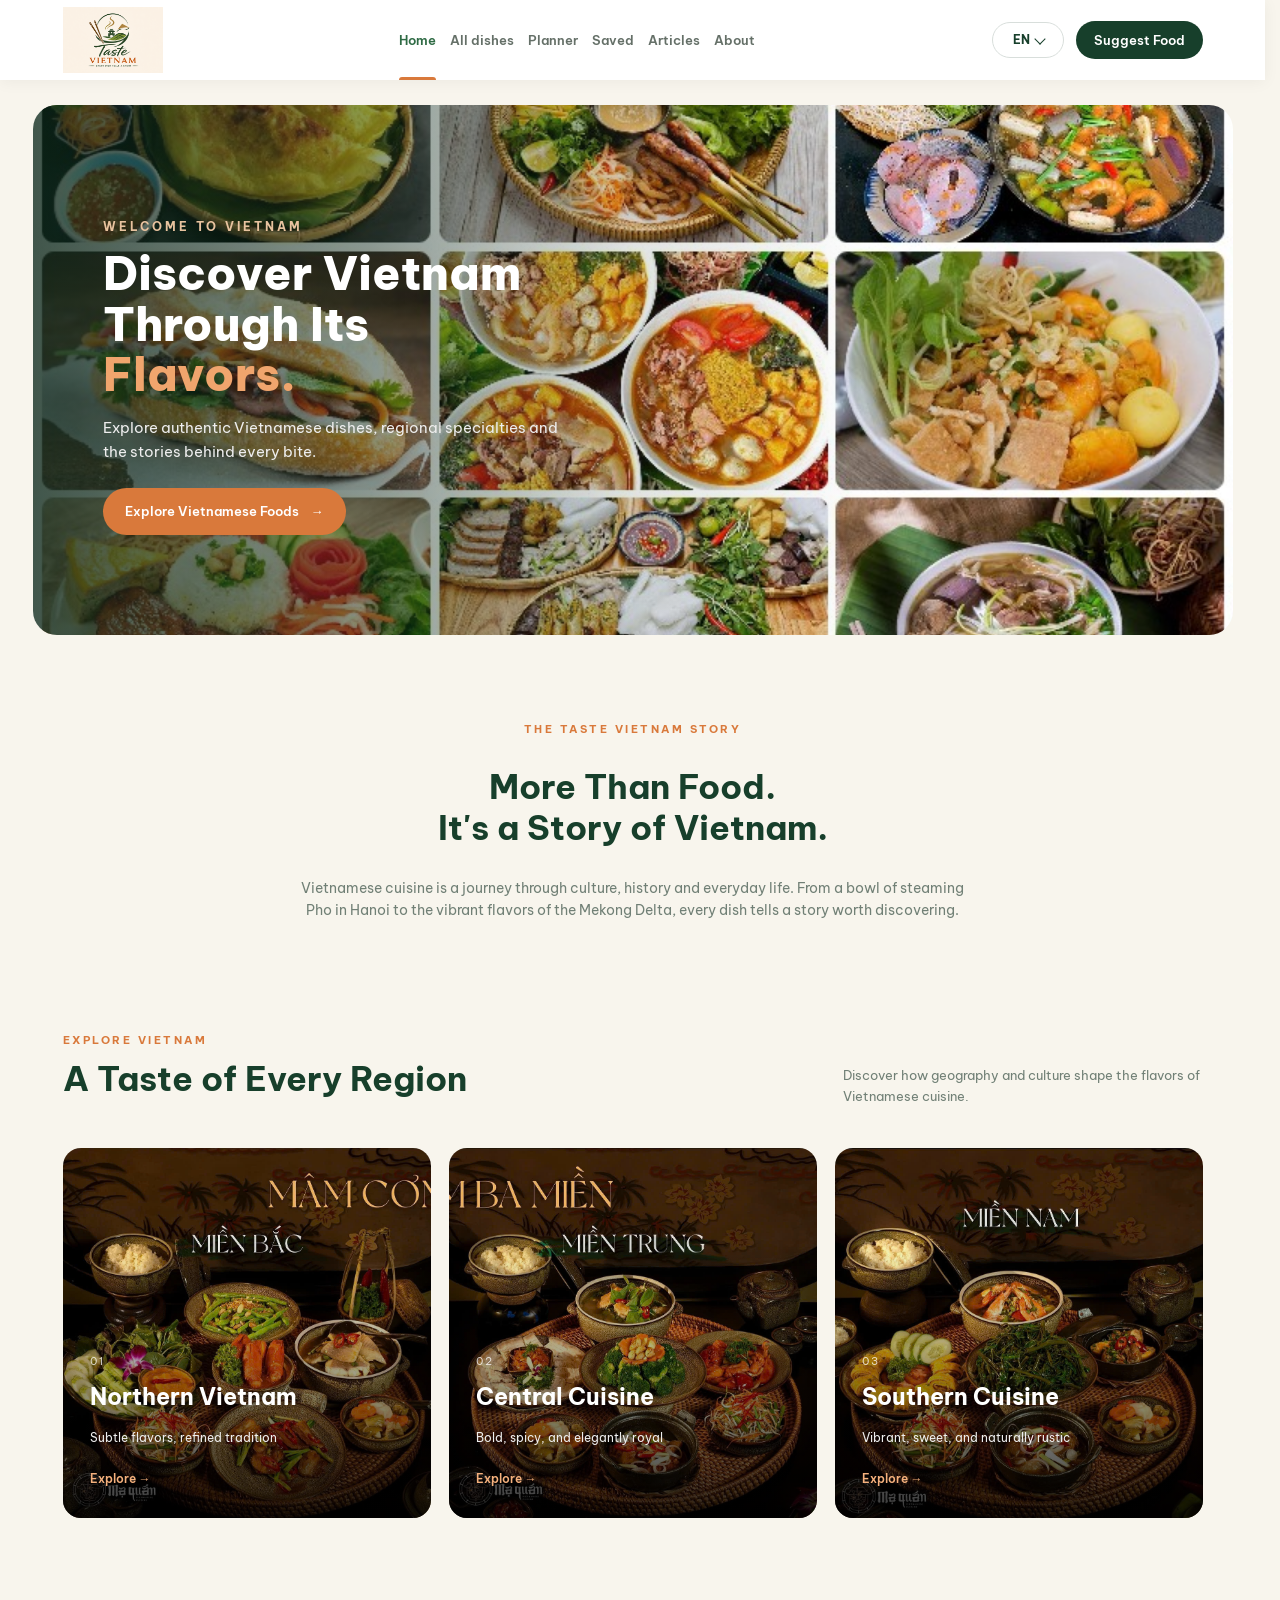
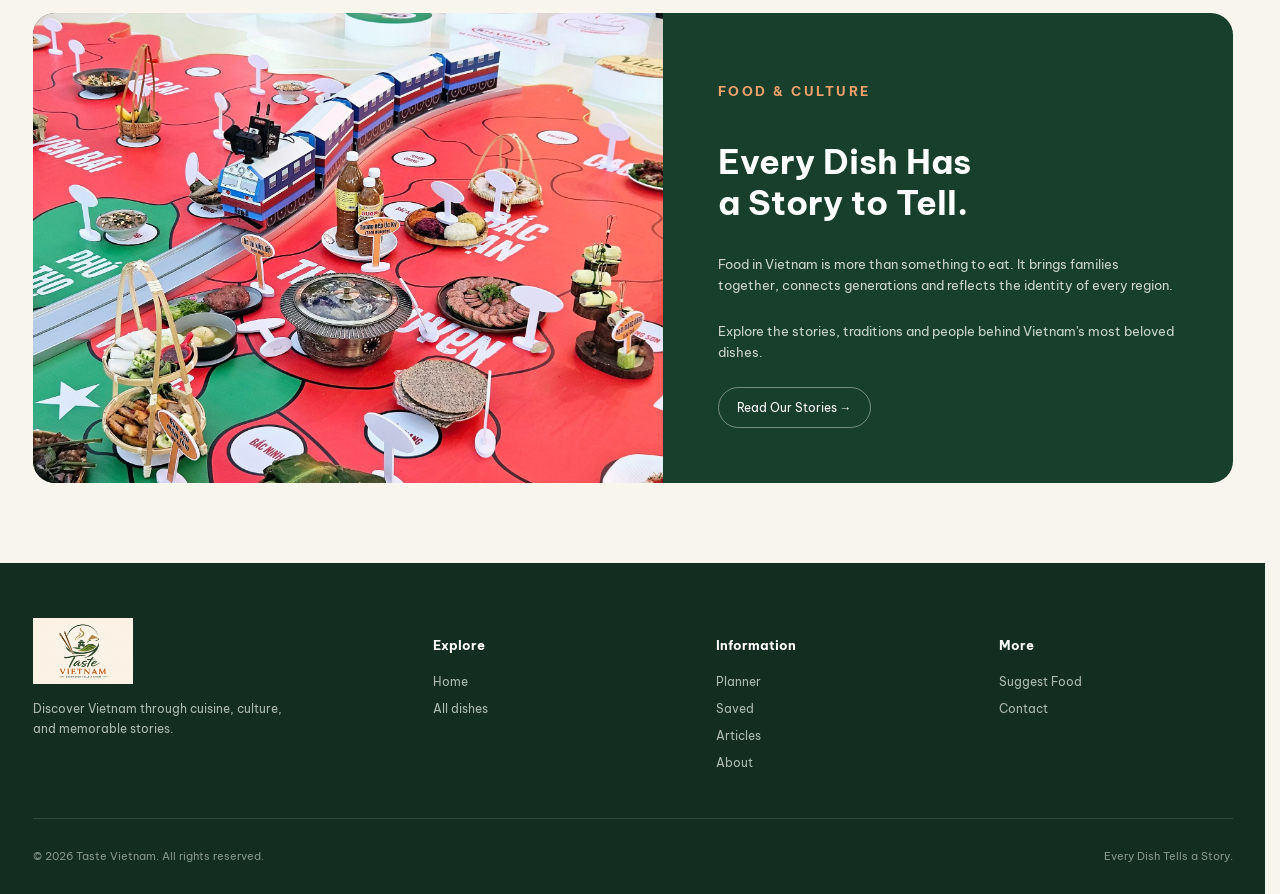
<file: index.html>
<!DOCTYPE html>
<html lang="en">
<head>
  <meta charset="UTF-8" />
  <meta name="viewport" content="width=device-width, initial-scale=1.0" />
  <title>Taste Vietnam | Discover Vietnam Through Food</title>
  <link rel="icon" type="image/png" href="assets/images/logo1.png" />
  <link rel="stylesheet" href="css/styles.css" />
</head>
<body>
  <div id="site-header"></div>
  <main>
    <section class="hero">
      <div class="hero-overlay"></div>
      <div class="hero-content">
        <p class="hero-small" data-trans="home.heroSmall"></p>
        <h1 data-trans="home.heroTitleHtml" data-trans-html="true"></h1>
        <p class="hero-description" data-trans="home.heroDesc"></p>
        <a href="#regions" class="primary-btn">
          <span data-trans="home.heroCta"></span> <span>→</span>
        </a>
      </div>
    </section>

    <section class="intro section">
      <p class="section-label" data-trans="home.introLabel"></p>
      <h2 data-trans="home.introTitleHtml" data-trans-html="true"></h2>
      <p class="intro-text" data-trans="home.introText"></p>
    </section>

    <section class="regions section" id="regions">
      <div class="section-heading">
        <div>
          <p class="section-label" data-trans="home.regionsLabel"></p>
          <h2 data-trans="home.regionsTitle"></h2>
        </div>
        <p class="heading-description" data-trans="home.regionsDesc"></p>
      </div>
      <div class="region-grid" id="region-grid"></div>
    </section>

    <section class="culture section">
      <div class="culture-image"></div>
      <div class="culture-content">
        <p class="section-label" data-trans="home.cultureLabel"></p>
        <h2 data-trans="home.cultureTitleHtml" data-trans-html="true"></h2>
        <p data-trans="home.cultureP1"></p>
        <p data-trans="home.cultureP2"></p>
        <a href="articles.html" class="secondary-btn" data-trans="home.cultureCta"></a>
      </div>
    </section>
  </main>
  <div id="site-footer"></div>
  <script src="js/storage.js"></script>
  <script src="js/data.js"></script>
  <script src="js/app.js"></script>
  <script src="js/home.js"></script>
</body>
</html>
</file>
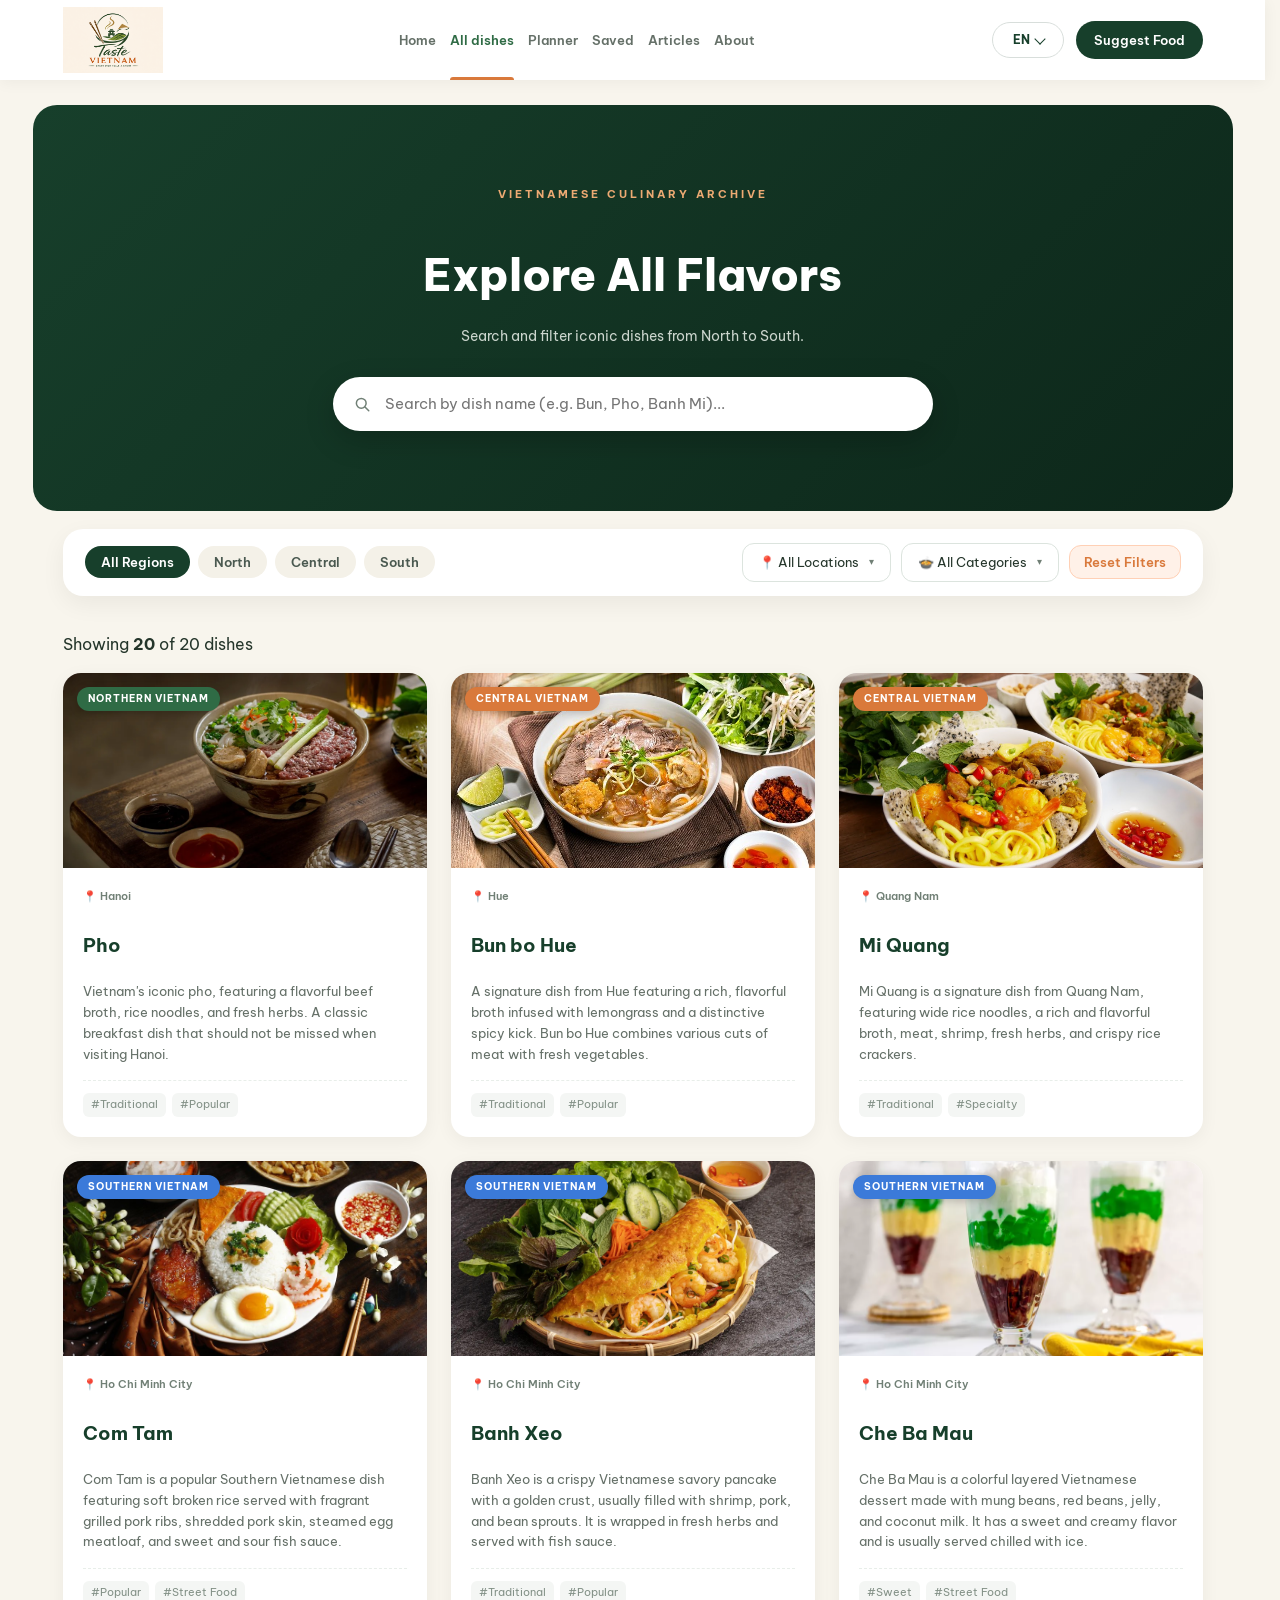
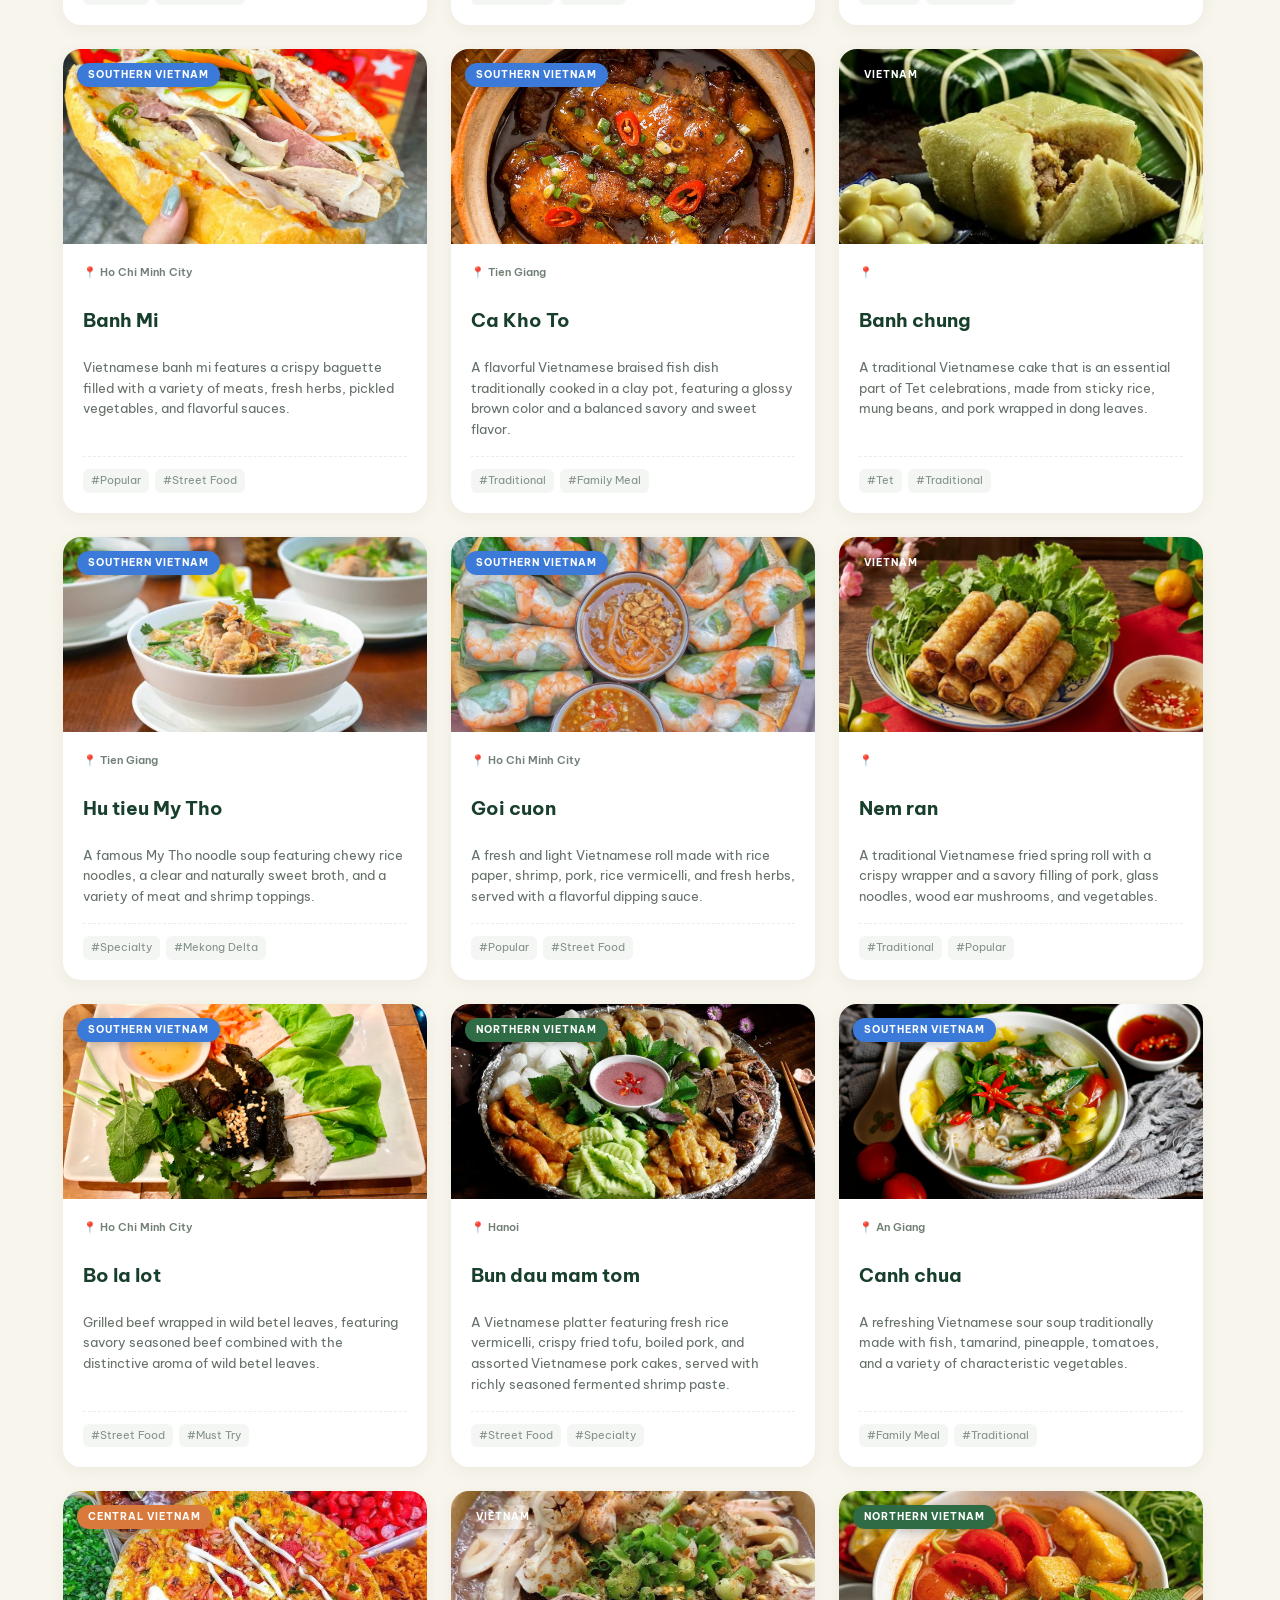
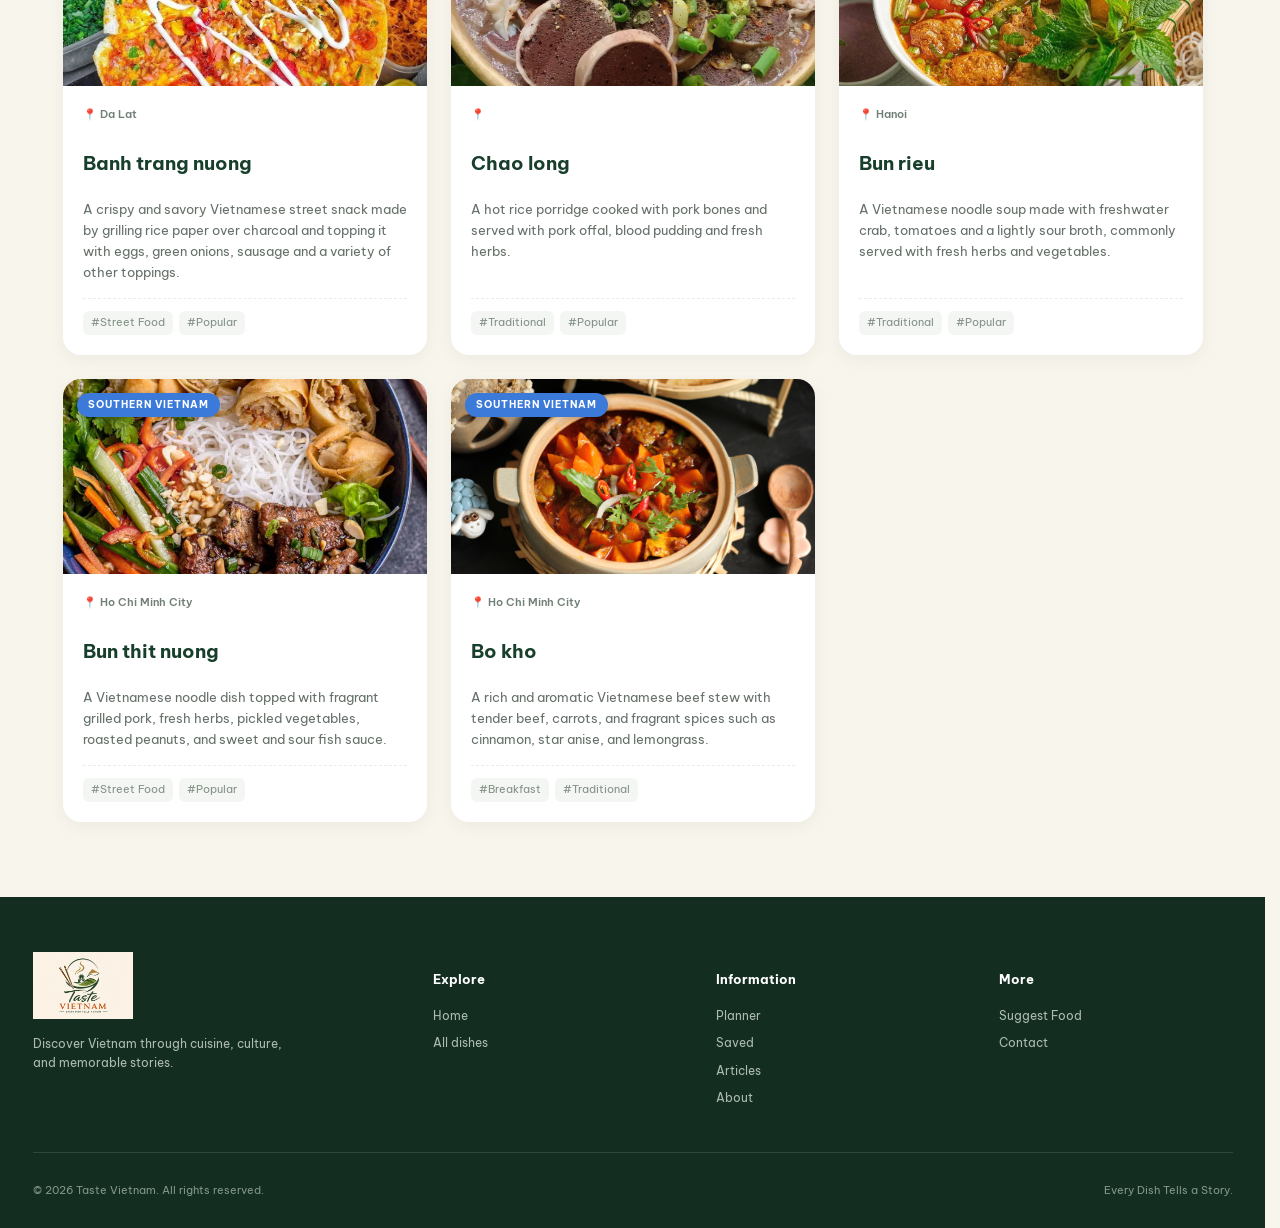
<file: explore-global.html>
<!DOCTYPE html>
<html lang="en">
<head>
  <meta charset="UTF-8" />
  <meta name="viewport" content="width=device-width, initial-scale=1.0" />
  <title>Explore All Dishes | Taste Vietnam</title>
  <link rel="icon" type="image/png" href="assets/images/logo1.png" />
  <link rel="stylesheet" href="css/styles.css" />
</head>
<body>
  <div id="site-header"></div>
  <main>
    <section class="explore-hero">
      <div class="explore-hero-content">
        <p class="hero-tagline" data-trans="exploreGlobal.tagline"></p>
        <h1 data-trans="exploreGlobal.title"></h1>
        <p class="hero-desc" data-trans="exploreGlobal.desc"></p>
        <div class="search-box-wrapper">
          <span class="search-icon" aria-hidden="true">
            <svg viewBox="0 0 24 24" fill="none" stroke="currentColor" stroke-width="2" stroke-linecap="round" stroke-linejoin="round">
              <circle cx="11" cy="11" r="6.5"></circle>
              <path d="M16 16l5 5"></path>
            </svg>
          </span>
          <input type="text" id="searchInput" data-placeholder-trans="exploreGlobal.searchPlaceholder" autocomplete="off">
          <button id="clearSearchBtn" class="clear-search-btn" type="button">✖</button>
        </div>
      </div>
    </section>

    <section class="filter-section">
      <div class="filter-container">
        <div class="region-tabs" id="regionTabs"></div>
        <div class="filter-dropdowns">
          <div class="custom-select" id="citySelect">
            <div class="select-trigger">
              <span class="selected-text"></span>
              <span class="arrow">▾</span>
            </div>
            <div class="select-options"></div>
            <input type="hidden" id="cityFilter" value="all">
          </div>
          <div class="custom-select" id="categorySelect">
            <div class="select-trigger">
              <span class="selected-text"></span>
              <span class="arrow">▾</span>
            </div>
            <div class="select-options"></div>
            <input type="hidden" id="categoryFilter" value="all">
          </div>
          <button id="resetFilterBtn" class="reset-btn" type="button" data-trans="exploreGlobal.reset"></button>
        </div>
      </div>
    </section>

    <section class="explore-results section">
      <div class="results-header">
        <p id="resultCount" class="result-count"></p>
      </div>
      <div class="explore-food-grid" id="foodGrid"></div>
      <div class="empty-state" id="emptyState">
        <span class="empty-icon">🍜</span>
        <h3 data-trans="exploreGlobal.emptyTitle"></h3>
        <p data-trans="exploreGlobal.emptyText"></p>
        <button id="emptyResetBtn" class="primary-btn" type="button" data-trans="exploreGlobal.emptyReset"></button>
      </div>
    </section>
  </main>
  <div id="site-footer"></div>
  <script src="js/storage.js"></script>
  <script src="js/data.js"></script>
  <script src="js/app.js"></script>
  <script src="js/explore-global.js"></script>
</body>
</html>
</file>
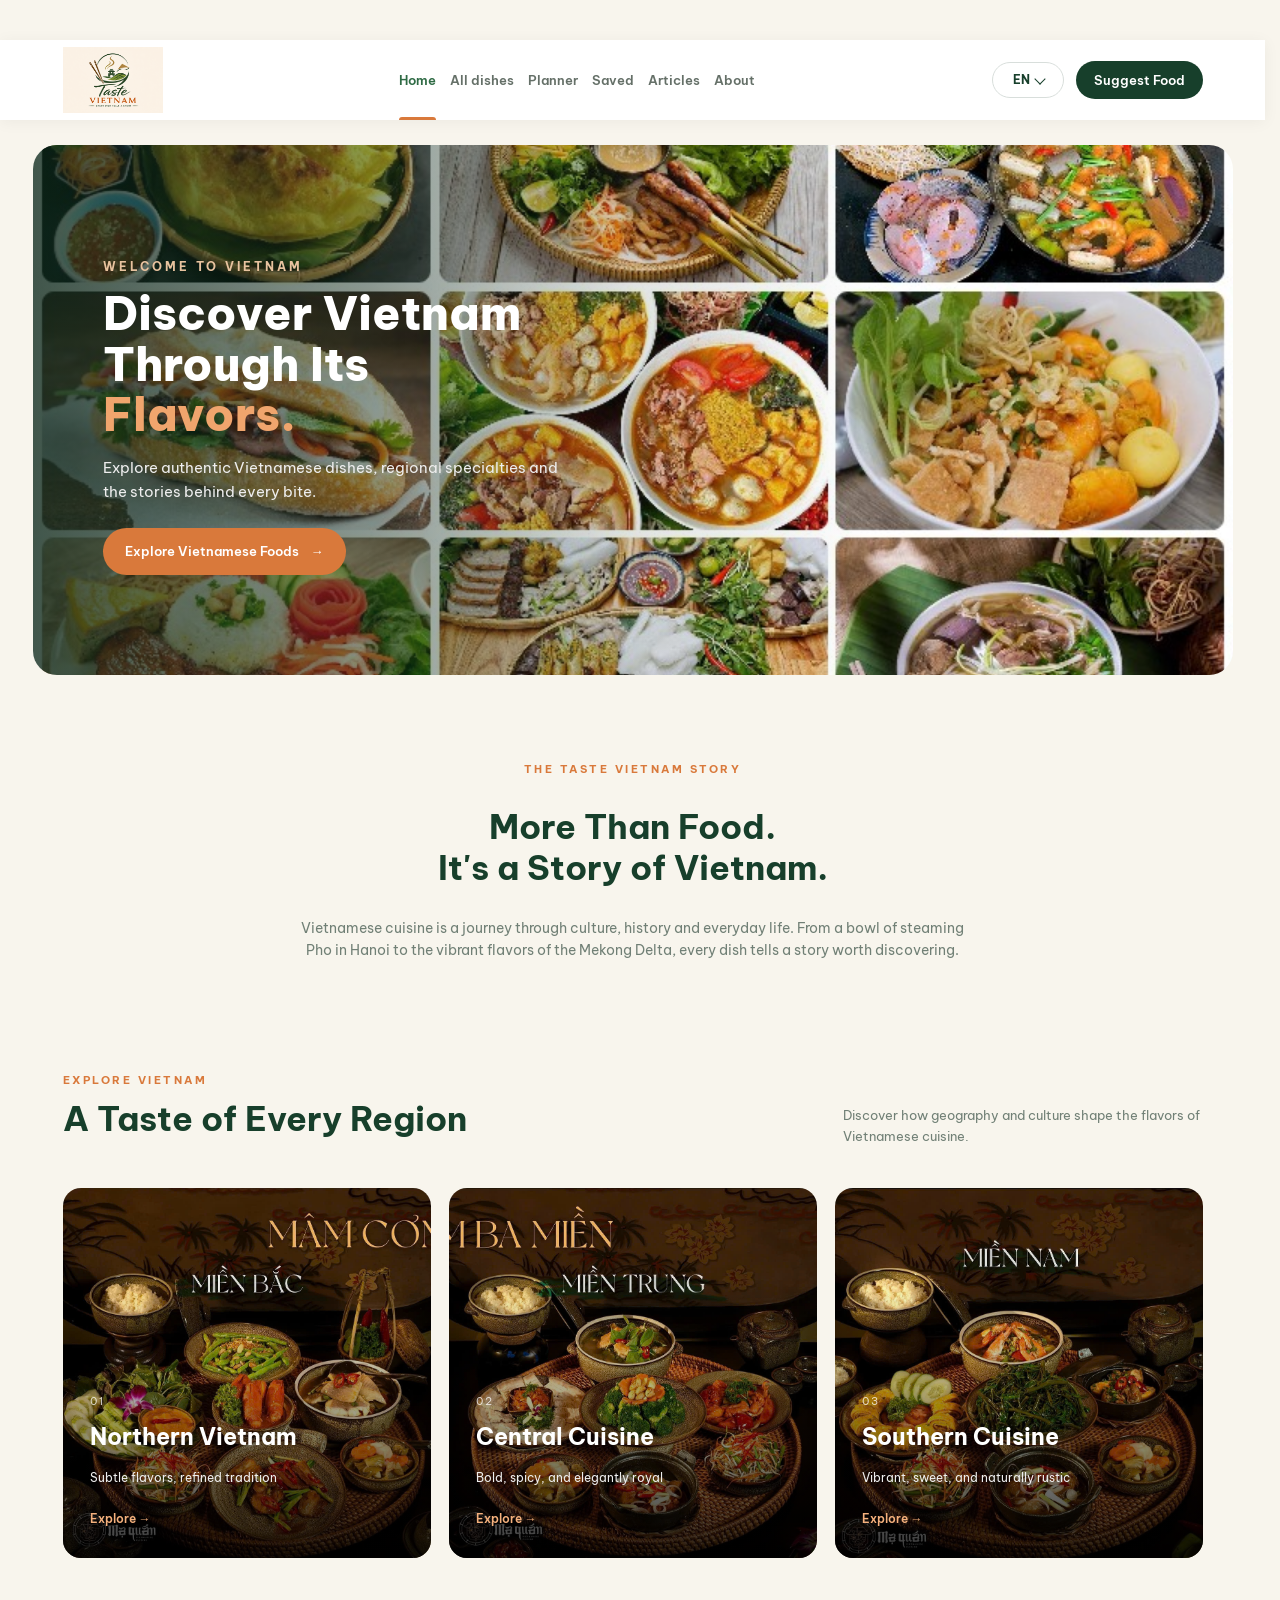
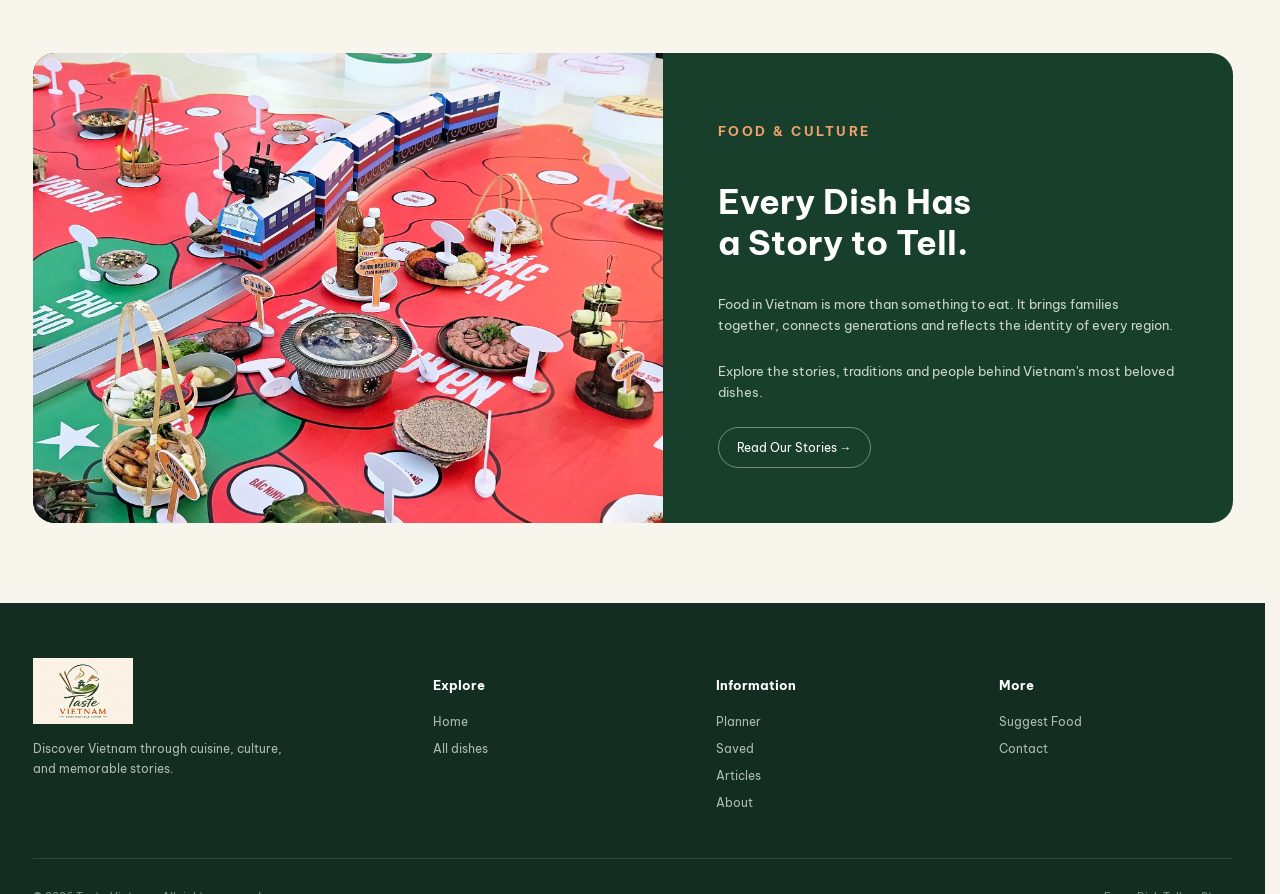
<file: explore.html>
<!DOCTYPE html>
<html lang="en">

<head>
  <meta charset="UTF-8" />
  <meta name="viewport" content="width=device-width, initial-scale=1.0" />
  <title>Explore | Taste Vietnam</title>
  <link rel="icon" type="image/png" href="assets/images/logo1.png" />
  <link rel="stylesheet" href="css/styles.css" />
</head>

<body>
  <div id="site-header"></div>
  <main class="nf-page">
    <section class="nf-hero" id="nfHero"></section>
    <div id="nfRows"></div>
    <div class="empty-state" id="nfEmpty">
      <h3 data-trans="explore.emptyTitle"></h3>
      <p data-trans="explore.emptyText"></p>
    </div>
  </main>
  <div id="site-footer"></div>
  <script src="js/storage.js"></script>
  <script src="js/data.js"></script>
  <script src="js/app.js"></script>
  <script src="js/explore.js"></script>
</body>

</html>
</file>
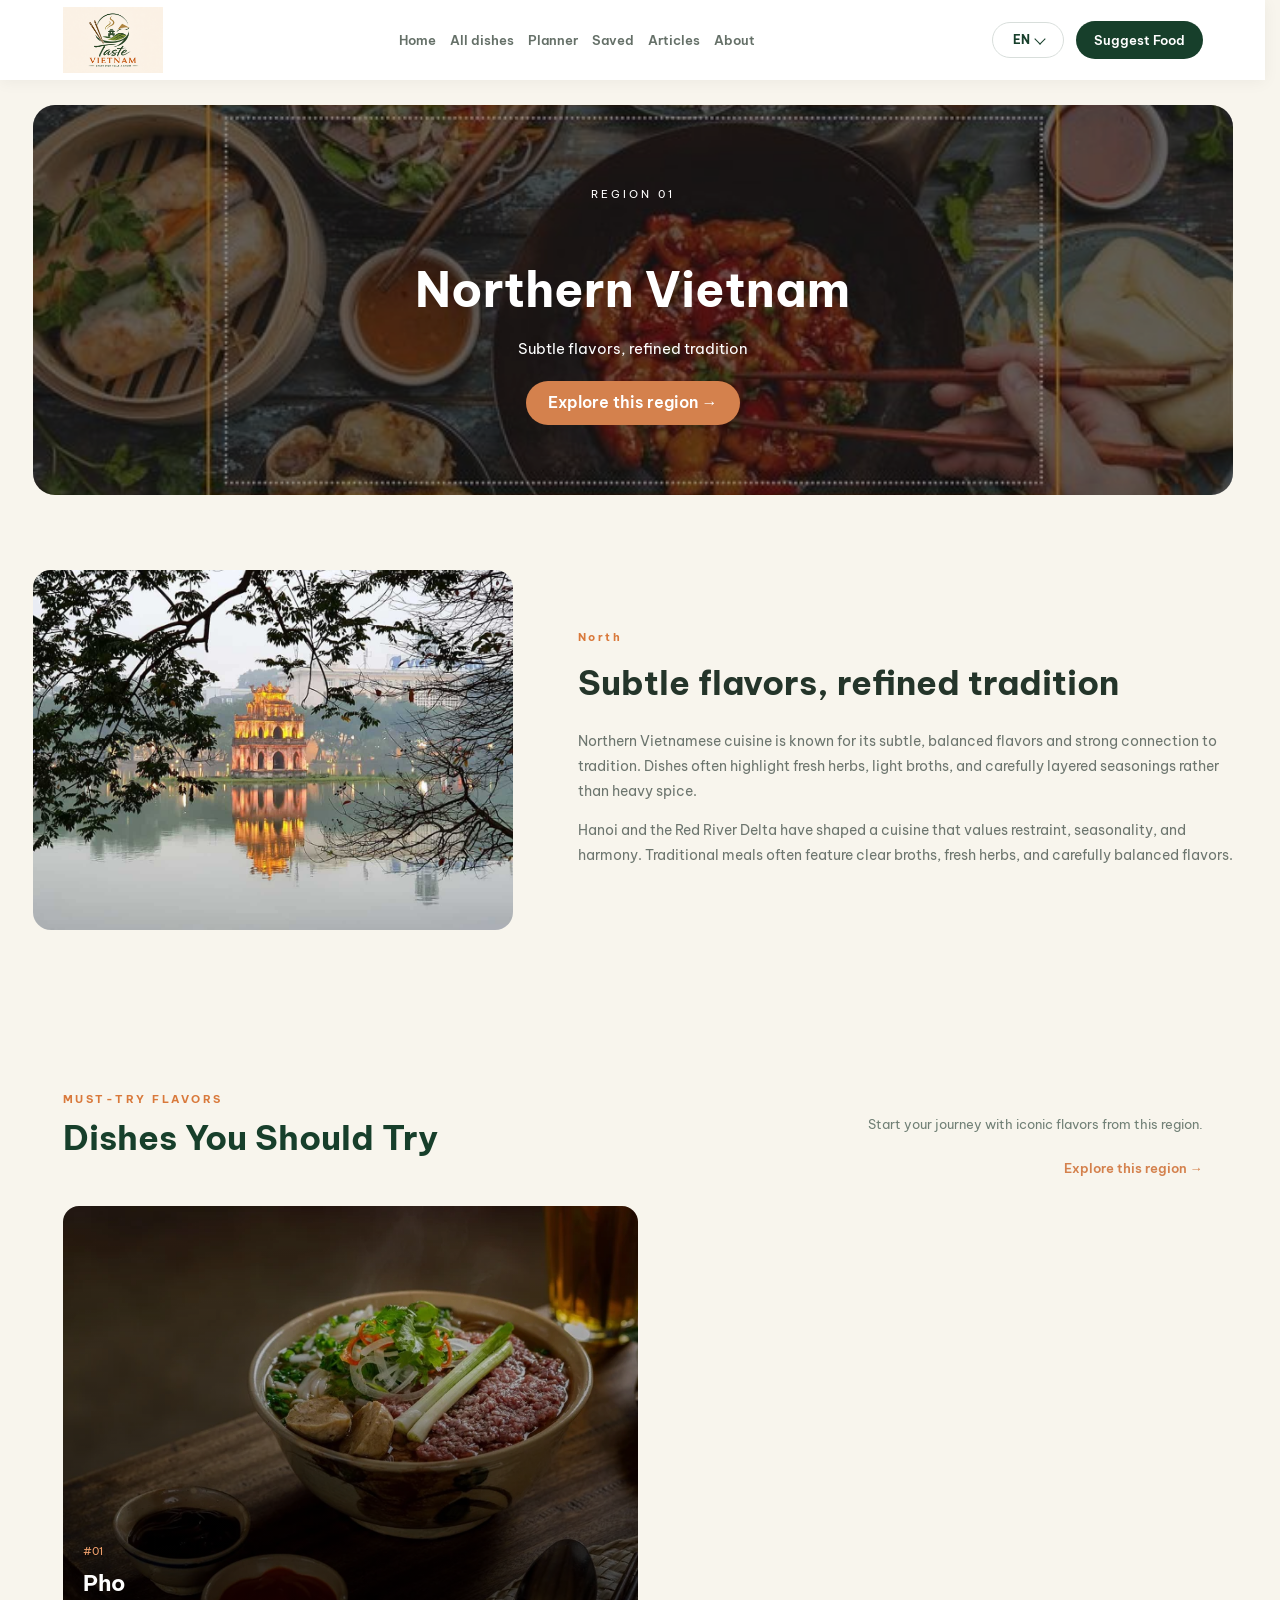
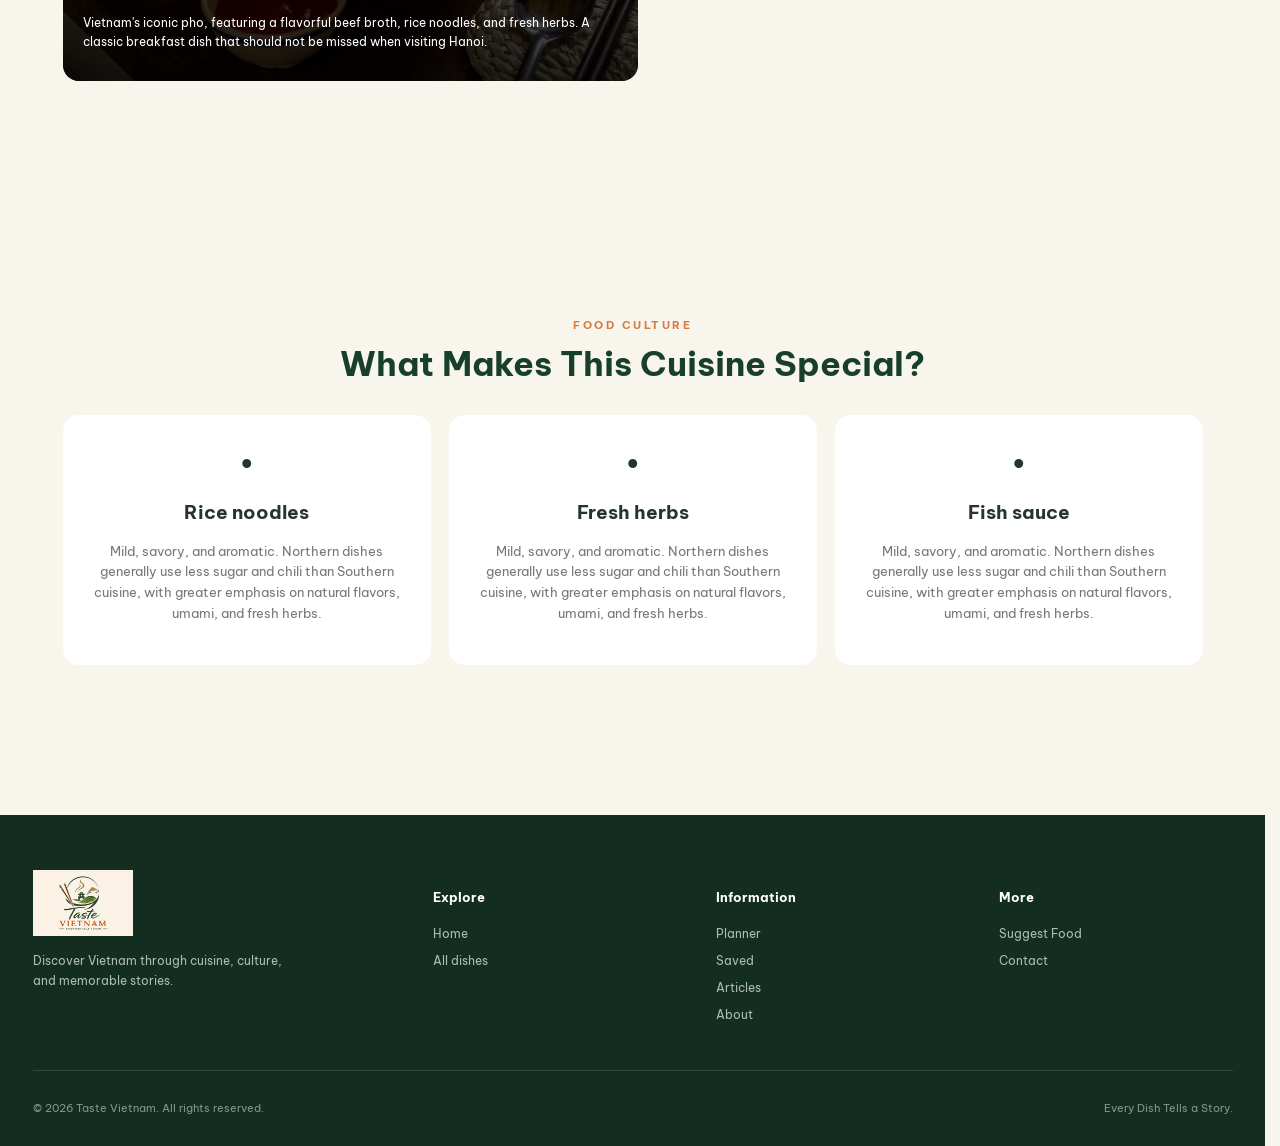
<file: region-detail.html>
<!DOCTYPE html>
<html lang="en">
<head>
  <meta charset="UTF-8" />
  <meta name="viewport" content="width=device-width, initial-scale=1.0" />
  <title>Region | Taste Vietnam</title>
  <link rel="icon" type="image/png" href="assets/images/logo1.png" />
  <link rel="stylesheet" href="css/styles.css" />
</head>
<body>
  <div id="site-header"></div>
  <main id="region-page"></main>
  <div id="site-footer"></div>
  <script src="js/storage.js"></script>
  <script src="js/data.js"></script>
  <script src="js/app.js"></script>
  <script src="js/region-detail.js"></script>
</body>
</html>
</file>
<file: css/styles.css>
@import url("https://fonts.googleapis.com/css2?family=Be+Vietnam+Pro:wght@400;500;600;700;800&display=swap");

/* ==========================================================================
   BASE — html, body, design tokens
   ========================================================================== */
html {
  scroll-behavior: smooth;
  scrollbar-gutter: stable;
  overflow-y: scroll;
}

*,
*::before,
*::after {
  box-sizing: border-box;
}

body {
  margin: 0;
  font-family: "Be Vietnam Pro", sans-serif;
  color: #24352a;
  background: #f8f5ed;
  line-height: 1.6;
}
h1,
h2,
h3 {
  font-family: "Be Vietnam Pro", sans-serif;
}

a {
  text-decoration: none;
  color: inherit;
}

button {
  font-family: inherit;
}

/* ==========================================================================
   BASE — design tokens
   ========================================================================== */

:root {
  --green-dark: #173f2b;
  --green: #2f6b45;
  --green-light: #e5eee4;

  --cream: #f8f5ed;
  --cream-dark: #eee8d9;

  --orange: #d9793b;
  --orange-light: #edaa73;

  --text-dark: #24352a;
  --text-light: #718076;

  --white: #ffffff;

  --radius: 18px;
  --page-max: 1200px;
  --page-pad: 30px;
}

/* ==========================================================================
   SHARED — header (logo, nav tabs, language, suggest food)
   ========================================================================== */

.header {
  background: var(--white);
  position: sticky;
  top: 0;
  z-index: 1000;
  box-shadow: 0 2px 15px rgba(0, 0, 0, 0.05);
}

#site-header {
  position: static;
}

/* Header bar */

.header-top {
  max-width: var(--page-max);
  margin: auto;
  height: 80px;
  display: flex;
  align-items: center;
  gap: 16px;

  padding: 0 var(--page-pad);
  position: relative;
  z-index: 10;
}

/* Logo */

.logo {
  display: flex;
  align-items: center;
  text-decoration: none;
  flex-shrink: 0;
}

.logo img {
  width: 100px;
  height: auto;
  display: block;
}

/* Header buttons */

.header-actions {
  display: flex;
  align-items: center;
  gap: 12px;
  flex-shrink: 0;
  margin-left: auto;
}

.language {
  position: relative;
}

.lang-switch-btn {
  display: inline-flex;
  align-items: center;
  justify-content: center;
  gap: 6px;
  height: 36px;
  min-width: 72px;
  padding: 0 12px 0 14px;
  border: 1px solid #d8dedb;
  border-radius: 999px;
  background: #fff;
  color: var(--green-dark);
  font-weight: 700;
  font-size: 12px;
  letter-spacing: 0.04em;
  cursor: pointer;
  transition: 0.2s;
}

.lang-arrow {
  width: 8px;
  height: 8px;
  border-right: 1.5px solid currentColor;
  border-bottom: 1.5px solid currentColor;
  transform: translateY(-1px) rotate(45deg);
  transition: transform 0.2s;
}

.lang-switch-btn:hover,
.language.is-open .lang-switch-btn {
  background: #f1f6f3;
  border-color: var(--green-dark);
}

.language.is-open .lang-arrow {
  transform: translateY(2px) rotate(225deg);
}

.lang-menu {
  display: none;
  position: absolute;
  top: calc(100% + 8px);
  right: 0;
  min-width: 92px;
  padding: 6px;
  background: var(--white);
  border: 1px solid var(--cream-dark);
  border-radius: 12px;
  box-shadow: 0 10px 24px rgba(23, 63, 43, 0.12);
  z-index: 1100;
}

.language.is-open .lang-menu {
  display: block;
}

.lang-option {
  display: flex;
  align-items: center;
  width: 100%;
  padding: 8px 10px;
  border: 0;
  border-radius: 8px;
  background: transparent;
  color: var(--text-dark);
  font-size: 12px;
  font-weight: 700;
  letter-spacing: 0.04em;
  cursor: pointer;
  text-align: left;
}

.lang-option:hover {
  background: var(--cream);
  color: var(--green-dark);
}

.lang-option.is-active {
  background: var(--green-dark);
  color: #fff;
}

.login-btn {
  background: var(--green-dark);
  color: white;
  padding: 9px 18px;
  border-radius: 30px;
  font-size: 13px;
  font-weight: 600;

  transition: 0.25s;
}

.login-btn:hover {
  background: var(--orange);
}

/* Nav tabs (same row as logo) */

.navbar {
  flex: 1;
  min-width: 0;
  height: 100%;

  display: flex;
  justify-content: center;
  align-items: stretch;
  flex-wrap: nowrap;

  gap: 14px;

  border-top: none;
  position: relative;
  z-index: 1;
  padding: 0;
  overflow-x: auto;
  overflow-y: hidden;
  scrollbar-width: none;
}

.navbar::-webkit-scrollbar {
  display: none;
}

.navbar a {
  font-size: 13px;
  font-weight: 600;
  color: #657068;

  position: relative;
  display: inline-flex;
  align-items: center;
  flex-shrink: 0;
  white-space: nowrap;
  height: 100%;

  transition: color 0.25s ease;
}

.navbar a:hover,
.navbar a.active {
  color: var(--green);
}

.navbar a.active::after {
  content: "";

  position: absolute;

  bottom: 0;
  left: 0;

  width: 100%;
  height: 3px;

  background: var(--orange);
  border-radius: 5px 5px 0 0;
}

.navbar .nav-suggest {
  display: none;
}

.nav-toggle {
  display: none;
  flex-direction: column;
  justify-content: center;
  align-items: center;
  gap: 5px;
  width: 40px;
  height: 40px;
  padding: 0;
  border: 1px solid #d8dedb;
  border-radius: 12px;
  background: #fff;
  cursor: pointer;
}

.nav-toggle span {
  display: block;
  width: 16px;
  height: 1.5px;
  background: var(--green-dark);
  border-radius: 2px;
  transition: 0.2s;
}

.header.is-nav-open .nav-toggle span:nth-child(1) {
  transform: translateY(6.5px) rotate(45deg);
}

.header.is-nav-open .nav-toggle span:nth-child(2) {
  opacity: 0;
}

.header.is-nav-open .nav-toggle span:nth-child(3) {
  transform: translateY(-6.5px) rotate(-45deg);
}

body.nav-lock {
  overflow: hidden;
}

@media (max-width: 1024px) {
  .header-top {
    height: 70px;
    padding: 0 18px;
    gap: 10px;
  }

  .logo img {
    width: 82px;
  }

  .nav-toggle {
    display: flex;
  }

  .header-suggest {
    display: none;
  }

  .navbar {
    display: none;
    position: absolute;
    top: 100%;
    left: 0;
    right: 0;
    height: auto;
    max-height: calc(100vh - 70px);
    overflow-y: auto;
    flex-direction: column;
    align-items: stretch;
    justify-content: flex-start;
    gap: 4px;
    padding: 12px 18px 20px;
    background: var(--white);
    border-top: 1px solid var(--cream-dark);
    box-shadow: 0 12px 24px rgba(23, 63, 43, 0.1);
  }

  .header.is-nav-open .navbar {
    display: flex;
  }

  .navbar a {
    height: 44px;
    padding: 0 10px;
    border-radius: 10px;
    font-size: 14px;
  }

  .navbar a.active {
    background: var(--cream);
    color: var(--green-dark);
  }

  .navbar a.active::after {
    display: none;
  }

  .navbar .nav-suggest {
    display: inline-flex;
    justify-content: center;
    margin-top: 8px;
    height: 44px;
    color: #fff;
  }

  .navbar .nav-suggest:hover,
  .navbar .nav-suggest.active {
    color: #fff;
    background: var(--orange);
  }
}

.hero {
  width: calc(100% - (var(--page-pad) * 2));
  max-width: var(--page-max);
  height: 530px;

  margin: 25px auto 0;

  border-radius: 24px;

  overflow: hidden;

  position: relative;
  display: flex;
  align-items: center;

  background-image: url("../assets/images/taste/theme.jpg");
  background-size: cover;
  background-position: center;
}

/* ==========================================================================
   HOME — hero banner
   ========================================================================== */

.hero-overlay {
  position: absolute;
  inset: 0;

  background: linear-gradient(
    90deg,
    rgba(12, 39, 25, 0.78) 0%,
    rgba(12, 39, 25, 0.48) 28%,
    rgba(12, 39, 25, 0.12) 50%,
    transparent 70%
  );
}

/* Hero text */

.hero-content {
  position: relative;
  z-index: 2;

  max-width: 600px;

  padding: 40px 70px;

  color: white;
}

.hero-small {
  font-size: 12px;
  font-weight: 700;

  letter-spacing: 3px;

  color: #e8c39f;

  margin-bottom: 12px;
}

.hero h1 {
  font-size: 53px;
  line-height: 1.12;

  font-weight: 800;

  margin: 0 0 16px;
}

html[lang="en"] .hero h1 {
  font-size: 46px;
  line-height: 1.1;
}

.hero h1 span {
  color: #f0a56d;
}

.hero h1 .nowrap {
  color: inherit;
  white-space: nowrap;
}

.hero-description {
  max-width: 480px;

  font-size: 15px;

  color: #eeeeee;

  margin: 0 0 24px;
}

/* Shared primary button (home, region, explore) */

.primary-btn {
  display: inline-flex;
  align-items: center;
  gap: 12px;

  background: var(--orange);

  color: white;

  padding: 13px 22px;

  border-radius: 30px;

  font-family: "Be Vietnam Pro", sans-serif;
  font-size: 13px;
  font-weight: 600;
  line-height: 1.6;
  overflow: visible;

  transition: 0.25s;
}

.primary-btn:hover {
  background: white;
  color: var(--green-dark);

  transform: translateY(-2px);
}

/* HOME — section headings */

.section {
  max-width: var(--page-max);
  margin: auto;

  padding: 75px var(--page-pad);
}

.section-label {
  font-size: 11px;
  font-weight: 700;

  letter-spacing: 2.5px;

  color: var(--orange);

  margin-bottom: 9px;
}

.section h2 {
  font-size: 34px;
  line-height: 1.2;

  color: var(--green-dark);
}

/* HOME — intro copy */

.intro {
  text-align: center;

  max-width: 850px;
}

.intro-text {
  max-width: 680px;

  margin: 18px auto 0;

  color: var(--text-light);

  font-size: 14px;
}

/* HOME — three region cards */

.regions {
  padding-top: 25px;
}

.section-heading {
  display: flex;

  justify-content: space-between;
  align-items: end;

  gap: 40px;

  margin-bottom: 28px;
}

.heading-description {
  max-width: 360px;

  color: var(--text-light);

  font-size: 13px;
}

/* HOME — region card grid */

.region-grid {
  display: grid;

  grid-template-columns: repeat(3, 1fr);

  gap: 18px;
}

.region-card {
  height: 370px;

  position: relative;

  overflow: hidden;

  border-radius: var(--radius);

  display: flex;
  align-items: flex-end;

  color: white;

  background-size: cover;
  background-position: center;

  transition: 0.35s;
}

.north {
  background-image: url("../assets/images/taste/northern.jpg");
}

.central {
  background-image: url("../assets/images/taste/central.jpg");
}

.south {
  background-image: url("../assets/images/taste/southern.jpg");
}

/* HOME — region card overlay */

.region-overlay {
  position: absolute;
  inset: 0;
  background: linear-gradient(transparent 25%, rgba(0, 0, 0, 0.78));
}

/* HOME — region card text */

.region-content {
  position: relative;
  z-index: 2;
  padding: 27px;
  width: 100%;
}

.region-number {
  font-size: 11px;
  opacity: 0.75;
  letter-spacing: 2px;
}

.region-content h3 {
  font-size: 23px;
  margin: 7px 0;
}

.region-content p {
  font-size: 12px;
  color: #eeeeee;
  margin-bottom: 18px;
}

.explore-link {
  font-size: 12px;
  font-weight: 600;
  color: #f5b17d;
}

/* HOME — region card hover */

.region-card:hover {
  transform: translateY(-6px);

  box-shadow: 0 18px 35px rgba(0, 0, 0, 0.15);
}

/* HOME — food & culture block */

.culture {
  width: calc(100% - (var(--page-pad) * 2));
  max-width: var(--page-max);

  margin: 20px auto 80px;

  padding: 0;

  display: grid;

  grid-template-columns: 1.05fr 0.95fr;

  min-height: 390px;

  background: var(--green-dark);

  border-radius: 22px;

  overflow: hidden;

  color: white;
}

/* HOME — culture image */

.culture-image {
  background-image: url("../assets/images/taste/story.webp");

  background-size: cover;
  background-position: center;
}

/* HOME — culture copy */

.culture-content {
  padding: 55px 55px;
  display: flex;
  flex-direction: column;
  justify-content: center;
}

.culture-content .section-label {
  color: #f0a16b;
}

.culture-content h2 {
  color: white;
  font-size: 34px;
  margin-bottom: 18px;
}

.culture-content p {
  color: #cbd5cd;
  font-size: 13px;
  margin-bottom: 12px;
}

.secondary-btn {
  align-self: flex-start;

  margin-top: 12px;

  padding: 10px 18px;

  border: 1px solid rgba(255, 255, 255, 0.4);

  border-radius: 25px;

  font-size: 12px;

  transition: 0.25s;
}

.secondary-btn:hover {
  background: white;

  color: var(--green-dark);
}

/* ==========================================================================
   SHARED — footer
   ========================================================================== */

.footer {
  background: #132e20;

  color: white;

  padding: 55px 30px 0;
}

.footer-main {
  max-width: var(--page-max);

  margin: auto;

  display: grid;

  grid-template-columns: 1.5fr 1fr 1fr 1fr;

  gap: 50px;

  padding-bottom: 45px;
}

.footer-logo {
  color: white;
  margin-bottom: 15px;
}

.footer-brand p {
  max-width: 260px;
  color: #aebbb2;
  font-size: 12px;
}

/* Footer columns */

.footer-column {
  display: flex;
  flex-direction: column;
  gap: 8px;
}

.footer-column h4 {
  font-size: 13px;
  margin-bottom: 8px;
  color: white;
}

.footer-column a,
.footer-column p {
  font-size: 12px;
  color: #aebbb2;
}

.footer-column a:hover {
  color: #f0a16b;
}

.footer-column p {
  margin-bottom: 5px;
}

.footer-bottom {
  max-width: var(--page-max);

  margin: auto;

  border-top: 1px solid rgba(255, 255, 255, 0.12);

  padding: 18px 0;

  display: flex;

  justify-content: space-between;

  font-size: 11px;

  color: #84968b;
}

@media (max-width: 900px) {
  .hero {
    margin: 15px auto 0;
    height: 500px;
    width: calc(100% - 30px);
  }

  .hero-content {
    padding: 36px 45px;
  }

  .hero h1 {
    font-size: 42px;
  }

  html[lang="en"] .hero h1 {
    font-size: 36px;
  }

  .section {
    padding: 55px 25px;
  }

  .region-grid {
    grid-template-columns: 1fr;
  }

  .region-card {
    height: 300px;
  }

  .culture {
    margin: 10px auto 60px;
    width: calc(100% - 30px);
    grid-template-columns: 1fr;
  }

  .culture-image {
    min-height: 280px;
  }

  .footer-main {
    grid-template-columns: 1fr 1fr;
  }

  .navbar {
    justify-content: flex-start;
    gap: 10px;
  }

  .navbar a {
    font-size: 12px;
  }

  .login-btn {
    padding: 8px 12px;
    font-size: 12px;
  }
}

@media (max-width: 600px) {
  .header-top {
    padding: 0 18px;
    height: 70px;
    gap: 10px;
  }

  .hero {
    height: 480px;
    border-radius: 18px;
  }

  .hero-content {
    padding: 28px 28px;
  }

  .hero h1 {
    font-size: 35px;
  }

  html[lang="en"] .hero h1 {
    font-size: 30px;
  }

  .section h2 {
    font-size: 28px;
  }

  .section-heading {
    flex-direction: column;
    align-items: flex-start;
  }

  .culture-content {
    padding: 40px 28px;
  }

  .footer-main {
    grid-template-columns: 1fr;

    gap: 30px;
  }

  .footer-bottom {
    flex-direction: column;
    gap: 8px;
  }
}

/* ==========================================================================
   EXPLORE GLOBAL — search all dishes (explore-global.html)
   ========================================================================== */
.explore-hero {
  width: calc(100% - (var(--page-pad) * 2));
  max-width: var(--page-max);
  margin: 25px auto 0;
  background: linear-gradient(135deg, #173f2b 0%, #0d271a 100%);
  color: #ffffff;
  padding: 70px 20px 80px;
  text-align: center;
  border-radius: 24px;
}

.explore-hero-content {
  max-width: 720px;
  margin: 0 auto;
}

.hero-tagline {
  font-size: 11px;
  font-weight: 700;
  letter-spacing: 3px;
  color: #edaa73;
  margin-bottom: 10px;
}

.explore-hero h1 {
  font-size: 44px;
  font-weight: 800;
  margin-bottom: 12px;
}

.hero-desc {
  font-size: 14px;
  color: #cbd5cd;
  margin-bottom: 30px;
}

/* EXPLORE GLOBAL — search box */
.search-box-wrapper {
  position: relative;
  max-width: 600px;
  margin: 0 auto;
  display: flex;
  align-items: center;
}

.search-box-wrapper .search-icon {
  position: absolute;
  left: 20px;
  display: flex;
  align-items: center;
  justify-content: center;
  width: 18px;
  height: 18px;
  color: #718076;
  pointer-events: none;
}

.search-box-wrapper .search-icon svg {
  width: 18px;
  height: 18px;
}

.search-box-wrapper input {
  width: 100%;
  height: 54px;
  padding: 0 50px 0 52px;
  border: none;
  outline: none;
  border-radius: 30px;
  font-size: 15px;
  font-family: inherit;
  background: #ffffff;
  color: #24352a;
  box-shadow: 0 10px 30px rgba(0, 0, 0, 0.2);
  transition: 0.25s;
}

.search-box-wrapper input:focus {
  box-shadow: 0 12px 35px rgba(217, 121, 59, 0.35);
}

.clear-search-btn {
  position: absolute;
  right: 18px;
  background: #e2e8e4;
  border: none;
  width: 24px;
  height: 24px;
  border-radius: 50%;
  cursor: pointer;
  font-size: 11px;
  color: #555;
  display: none;
  align-items: center;
  justify-content: center;
  transition: 0.2s;
}

.clear-search-btn:hover {
  background: #d9793b;
  color: #fff;
}

/* EXPLORE GLOBAL — region tabs + city/category filters */
.filter-section {
  max-width: var(--page-max);
  margin: 18px auto 10px;
  padding: 0 var(--page-pad);
  position: relative;
  z-index: 100;
}

.filter-container {
  background: #ffffff;
  padding: 14px 22px;
  border-radius: 20px;
  box-shadow: 0 8px 25px rgba(0, 0, 0, 0.06);
  display: flex;
  flex-direction: row;
  justify-content: space-between;
  align-items: center;
  gap: 15px;
}

/* EXPLORE GLOBAL — region pills */
.region-tabs {
  display: flex;
  align-items: center;
  gap: 8px;
}

.region-tab {
  padding: 8px 16px;
  background: #f4f1e8;
  border: none;
  border-radius: 25px;
  font-size: 13px;
  font-weight: 600;
  color: #4a5950;
  cursor: pointer;
  transition:
    background-color 0.28s ease,
    color 0.28s ease,
    transform 0.2s ease;
}

.region-tab:hover {
  background: #e5eee4;
}

.region-tab.active {
  background: #173f2b;
  color: #ffffff;
}

/* EXPLORE GLOBAL — dropdowns */
.filter-dropdowns {
  display: flex;
  flex-direction: row;
  align-items: center;
  gap: 10px;
  flex-wrap: nowrap;
}

/* EXPLORE GLOBAL — dropdown trigger */
.custom-select {
  position: relative;
}

.select-trigger {
  display: flex;
  align-items: center;
  justify-content: space-between;
  gap: 10px;
  padding: 8px 16px;
  background: #ffffff;
  border: 1px solid #dce4de;
  border-radius: 12px;
  font-size: 13px;
  color: #24352a;
  cursor: pointer;
  user-select: none;
  transition: 0.2s;
}

.select-trigger:hover,
.custom-select.open .select-trigger {
  border-color: #d9793b;
}

.select-trigger .arrow {
  font-size: 10px;
  color: #718076;
  transition: transform 0.2s;
}

.custom-select.open .select-trigger .arrow {
  transform: rotate(180deg);
}

/* EXPLORE GLOBAL — dropdown list */
.select-options {
  position: absolute;
  top: calc(100% + 6px);
  left: 0;
  min-width: 190px;
  max-height: 200px;
  overflow-y: auto;
  background: #ffffff;
  border-radius: 12px;
  padding: 6px;
  border: 1px solid #eee8d9;
  box-shadow: 0 10px 25px rgba(0, 0, 0, 0.1);
  z-index: 1000;

  display: none;
}

.custom-select.open .select-options {
  display: block;
}

/* EXPLORE GLOBAL — dropdown scrollbar */
.select-options::-webkit-scrollbar {
  width: 4px;
}
.select-options::-webkit-scrollbar-thumb {
  background: #d4ded7;
  border-radius: 10px;
}

.option {
  padding: 7px 10px;
  font-size: 13px;
  color: #4a5950;
  border-radius: 7px;
  cursor: pointer;
  transition: 0.15s;
}

.option:hover {
  background: #f4f1e8;
  color: #173f2b;
}

.option.selected {
  background: #173f2b;
  color: #ffffff;
}

/* EXPLORE GLOBAL — reset filters */
.reset-btn {
  padding: 8px 14px;
  background: #fff1e8;
  color: #d9793b;
  border: 1px solid #ffd0b5;
  border-radius: 12px;
  font-size: 13px;
  font-weight: 600;
  cursor: pointer;
  white-space: nowrap;
  transition: 0.2s;
}

.reset-btn:hover {
  background: #d9793b;
  color: #ffffff;
}

.explore-results {
  padding-top: 10px !important;
}

.results-header {
  margin-bottom: 16px;
}

/* EXPLORE GLOBAL — result grid */
.explore-food-grid {
  display: grid;
  grid-template-columns: repeat(auto-fill, minmax(280px, 1fr));
  gap: 24px;
}

/* EXPLORE GLOBAL — dish card */
.explore-card {
  background: #ffffff;
  border-radius: 18px;
  overflow: hidden;
  box-shadow: 0 4px 18px rgba(0, 0, 0, 0.05);
  display: flex;
  flex-direction: column;
  transition:
    transform 0.3s ease,
    box-shadow 0.3s ease;
}

.explore-card:hover {
  transform: translateY(-5px);
  box-shadow: 0 12px 30px rgba(0, 0, 0, 0.12);
}

.card-img-wrap {
  position: relative;
  width: 100%;
  height: 195px;
  overflow: hidden;
  background: #eae5d8;
}

.card-img-wrap img {
  width: 100%;
  height: 100%;
  object-fit: cover;
  transition: transform 0.4s ease;
}

.explore-card:hover .card-img-wrap img {
  transform: scale(1.05);
}

/* EXPLORE GLOBAL — north/central/south badge */
.region-badge {
  position: absolute;
  top: 14px;
  left: 14px;
  padding: 4px 11px;
  border-radius: 20px;
  font-size: 10px;
  font-weight: 700;
  text-transform: uppercase;
  letter-spacing: 1px;
  color: #fff;
  box-shadow: 0 2px 8px rgba(0, 0, 0, 0.2);
}

.badge-north {
  background: #2f6b45;
}
.badge-central {
  background: #d9793b;
}
.badge-south {
  background: #3b7ad9;
}

.card-body {
  padding: 20px;
  display: flex;
  flex-direction: column;
  flex-grow: 1;
}

.card-location {
  font-size: 11px;
  font-weight: 600;
  color: #718076;
  margin-bottom: 5px;
}

.card-body h3 {
  font-size: 19px;
  color: #173f2b;
  margin-bottom: 8px;
}

.card-body p {
  font-size: 13px;
  color: #657068;
  line-height: 1.6;
  margin-bottom: 16px;
  flex-grow: 1;
}

.card-tags {
  display: flex;
  gap: 6px;
  flex-wrap: wrap;
  border-top: 1px dashed #e8eee9;
  padding-top: 12px;
}

.card-tags span {
  font-size: 11px;
  color: #839187;
  background: #f4f6f4;
  padding: 3px 8px;
  border-radius: 6px;
}

/* EXPLORE GLOBAL — no results */
.empty-state {
  text-align: center;
  padding: 60px 20px;
  background: #ffffff;
  border-radius: 20px;
  box-shadow: 0 4px 20px rgba(0, 0, 0, 0.04);
}

.empty-icon {
  font-size: 48px;
  display: block;
  margin-bottom: 12px;
}

.empty-state h3 {
  font-size: 22px;
  color: #173f2b;
  margin-bottom: 8px;
}

.empty-state p {
  color: #718076;
  font-size: 14px;
  margin-bottom: 20px;
}

/* EXPLORE GLOBAL — responsive */
@media (max-width: 900px) {
  .filter-container {
    flex-direction: column;
    align-items: stretch;
  }

  .filter-dropdowns {
    justify-content: space-between;
  }
}

@media (max-width: 600px) {
  .explore-hero h1 {
    font-size: 32px;
  }

  .filter-dropdowns {
    flex-direction: column;
  }

  .reset-btn {
    width: 100%;
    text-align: center;
  }
}

/* ==========================================================================
   EXPLORE — Netflix rows by region & province (explore.html)
   ========================================================================== */
.nf-page {
  padding-bottom: 60px;
}

.nf-hero {
  position: relative;
  width: calc(100% - (var(--page-pad) * 2));
  max-width: var(--page-max);
  margin: 20px auto 0;
  height: 420px;
  overflow: hidden;
  border-radius: 24px;
  background: #173f2b;
}

.nf-hero img {
  width: 100%;
  height: 100%;
  object-fit: cover;
}

.nf-hero-overlay {
  position: absolute;
  inset: 0;
  background: linear-gradient(
    90deg,
    rgba(12, 39, 25, 0.88) 0%,
    rgba(12, 39, 25, 0.35) 55%,
    transparent 80%
  );
}

.nf-hero-content {
  position: absolute;
  inset: 0;
  z-index: 1;
  display: flex;
  flex-direction: column;
  justify-content: center;
  max-width: 560px;
  padding: 48px 56px;
  color: #fff;
}

.nf-hero-content h1 {
  font-size: 40px;
  line-height: 1.15;
  margin: 8px 0 12px;
}

.nf-hero-content p {
  color: #d7e3dc;
  margin-bottom: 22px;
}

.nf-hero-actions {
  display: flex;
  flex-wrap: wrap;
  align-items: center;
  gap: 12px;
}

.nf-hero-actions .primary-btn,
.nf-hero-actions .secondary-btn {
  display: inline-flex;
  align-items: center;
  justify-content: center;
  box-sizing: border-box;
  margin: 0;
  height: 44px;
  padding: 0 20px;
  border-radius: 999px;
  font-family: "Be Vietnam Pro", sans-serif;
  font-size: 13px;
  font-weight: 600;
  line-height: 1;
}

.nf-hero-actions .secondary-btn {
  background: rgba(255, 255, 255, 0.14);
  color: #fff;
  border: 1px solid rgba(255, 255, 255, 0.35);
}

.nf-toolbar {
  margin-top: 8px;
}

.nf-region-block {
  display: none;
}

.nf-region-block.is-visible {
  display: block;
  margin: 10px 0 28px;
  animation: nfRowsIn 0.38s ease;
}

#nfRows {
  transition:
    opacity 0.18s ease,
    transform 0.18s ease;
}

#nfRows.is-switching {
  opacity: 0;
  transform: translateY(10px);
  pointer-events: none;
}

@keyframes nfRowsIn {
  from {
    opacity: 0;
    transform: translateY(14px);
  }
  to {
    opacity: 1;
    transform: translateY(0);
  }
}

.nf-row {
  margin: 8px auto 22px;
  width: calc(100% - (var(--page-pad) * 2));
  max-width: var(--page-max);
}

.nf-row-head {
  display: flex;
  justify-content: space-between;
  align-items: baseline;
  gap: 12px;
  padding: 0 8px 10px;
}

.nf-row-head h2 {
  font-size: 22px;
  margin: 0;
}

.nf-see-all {
  font-size: 13px;
  font-weight: 700;
  color: var(--green, #2f6b45);
}

.nf-track-wrap {
  position: relative;
}

.nf-track {
  display: flex;
  gap: 14px;
  overflow-x: auto;
  scroll-snap-type: x mandatory;
  padding: 6px 48px 18px;
  scrollbar-width: none;
}

.nf-track::-webkit-scrollbar {
  display: none;
}

.nf-card {
  flex: 0 0 210px;
  height: 280px;
  border-radius: 16px;
  overflow: hidden;
  position: relative;
  scroll-snap-align: start;
  background: #1a2e24;
  box-shadow: 0 8px 22px rgba(0, 0, 0, 0.12);
  transition: transform 0.25s ease;
}

.nf-card img {
  width: 100%;
  height: 100%;
  object-fit: cover;
}

.nf-card-meta {
  position: absolute;
  left: 0;
  right: 0;
  bottom: 0;
  padding: 36px 14px 14px;
  background: linear-gradient(transparent, rgba(0, 0, 0, 0.82));
  color: #fff;
}

.nf-card-meta h3 {
  font-size: 16px;
  margin: 0 0 4px;
}

.nf-card-meta p {
  font-size: 12px;
  margin: 0;
  color: #d9ddd9;
}

.nf-card:hover {
  transform: scale(1.05);
  z-index: 2;
}

.nf-arrow {
  position: absolute;
  top: 50%;
  transform: translateY(-60%);
  width: 36px;
  height: 36px;
  border: 0;
  border-radius: 50%;
  background: rgba(23, 63, 43, 0.88);
  color: #fff;
  font-size: 22px;
  cursor: pointer;
  z-index: 3;
}

.nf-prev {
  left: 6px;
}
.nf-next {
  right: 6px;
}

@media (max-width: 700px) {
  .nf-hero {
    height: 380px;
    width: calc(100% - 36px);
  }
  .nf-hero-content {
    padding: 32px 24px;
  }
  .nf-hero-content h1 {
    font-size: 30px;
  }
  .nf-card {
    flex-basis: 168px;
    height: 230px;
  }
}

@media (prefers-reduced-motion: reduce) {
  .region-tab,
  #nfRows,
  .nf-region-block.is-visible {
    transition: none;
    animation: none;
  }
}

/* ==========================================================================
   REGION DETAIL — region-detail.html
   ========================================================================== */
* {
  box-sizing: border-box;
}

.region-hero {
  width: calc(100% - (var(--page-pad) * 2));
  max-width: var(--page-max);
  height: 390px;
  margin: 25px auto 0;
  position: relative;
  overflow: hidden;
  border-radius: 22px;
}

.region-hero img {
  width: 100%;
  height: 100%;
  object-fit: cover;
}

.region-hero-overlay {
  position: absolute;
  inset: 0;
  background: rgba(0, 0, 0, 0.38);
}

.region-hero-text {
  position: absolute;
  inset: 0;
  display: flex;
  flex-direction: column;
  justify-content: center;
  align-items: center;
  color: #fff;
  text-align: center;
}

.region-hero-text p {
  font-size: 11px;
  letter-spacing: 3px;
  margin-bottom: 8px;
}

.region-hero-text h1 {
  font-size: 48px;
  margin-bottom: 8px;
}

.region-hero-text span {
  font-size: 15px;
}

.region-hero-cta {
  display: inline-flex;
  align-items: center;
  justify-content: center;
  min-height: 44px;
  margin-top: 20px;
  padding: 0 22px;
  border-radius: 999px;
  background: #d4814d;
  color: #fff;
  font-weight: 600;
  text-decoration: none;
}

.region-hero-cta:hover {
  filter: brightness(1.05);
}

.heading-aside {
  display: flex;
  flex-direction: column;
  align-items: flex-end;
  gap: 10px;
  max-width: 360px;
}

.region-inline-cta {
  color: #d4814d;
  font-size: 13px;
  font-weight: 600;
  text-decoration: none;
}

.region-inline-cta:hover {
  text-decoration: underline;
}

.region-story {
  width: calc(100% - (var(--page-pad) * 2));
  max-width: var(--page-max);
  margin: 75px auto;
  display: grid;
  grid-template-columns: 40% 1fr;
  gap: 65px;
  align-items: center;
}

.story-slideshow {
  height: 360px;
  border-radius: 18px;
  overflow: hidden;
}

.story-slideshow img {
  width: 100%;
  height: 100%;
  object-fit: cover;
  transition: 0.4s;
}

.story-text h2 {
  font-size: 34px;
  margin: 10px 0 18px;
}

.story-text p:not(.section-label) {
  color: #6d766f;
  font-size: 14px;
  line-height: 1.8;
  margin-bottom: 14px;
}

.section-heading h2,
.special h2 {
  font-size: 34px;
  margin: 8px 0 20px;
}

.top-foods .food-grid {
  width: 100%;
  margin: 0 auto 75px;
  display: grid;
  grid-template-columns: 2.15fr 1fr 1fr;
  grid-template-rows: 230px 230px;
  gap: 15px;
}

.top-foods .food-card {
  position: relative;
  overflow: hidden;
  border-radius: 16px;
  background: transparent;
  border: 0;
}

.food-large {
  grid-row: span 2;
}

.top-foods .food-card img {
  width: 100%;
  height: 100%;
  object-fit: cover;
  transition: 0.4s;
}

.top-foods .food-card:hover img {
  transform: scale(1.05);
}

.top-foods .food-card::after {
  content: "";
  position: absolute;
  inset: 0;
  background: linear-gradient(transparent, rgba(0, 0, 0, 0.78));
}

.food-info {
  position: absolute;
  z-index: 2;
  bottom: 18px;
  left: 20px;
  right: 15px;
  color: #fff;
}

.food-info span {
  color: #f0a06c;
  font-size: 11px;
}

.food-info h3 {
  font-size: 22px;
  margin: 3px 0;
}

.food-info p {
  font-size: 12px;
}

.special {
  width: calc(100% - (var(--page-pad) * 2));
  max-width: var(--page-max);
  margin: 0 auto 75px;
  text-align: center;
}

.special-grid {
  display: grid;
  grid-template-columns: repeat(3, 1fr);
  gap: 18px;
  margin-top: 30px;
}

.special-grid div {
  background: #fff;
  padding: 28px 20px;
  border-radius: 16px;
}

.special-grid span {
  font-size: 28px;
}

.special-grid h3 {
  margin: 10px 0 7px;
}

.special-grid p {
  color: #777;
  font-size: 13px;
  line-height: 1.6;
}

.top-foods {
  overflow-x: auto;
}
@media (max-width: 800px) {
  .region-hero,
  .region-story,
  .special {
    width: calc(100% - 30px);
  }

  .region-story {
    grid-template-columns: 1fr;
    gap: 30px;
  }

  .heading-aside {
    align-items: flex-start;
    max-width: none;
  }

  .special-grid {
    grid-template-columns: 1fr;
  }

  .region-hero-text h1 {
    font-size: 38px;
  }
  .top-foods {
    overflow-x: auto;
  }

  .top-foods .food-grid {
    width: 760px;
    min-width: 760px;
  }
}

/* ==========================================================================
   INNER PAGES SHELL — saved, articles, about, planner, add-food, food-detail
   Same inset from header as Home hero
   ========================================================================== */
.page {
  width: calc(100% - (var(--page-pad) * 2));
  max-width: var(--page-max, 1200px);
  margin: 25px auto 80px;
  padding: 40px 36px 48px;
  background: #fff;
  border-radius: 24px;
  box-shadow: 0 2px 15px rgba(0, 0, 0, 0.05);
}

.page-hero {
  margin-bottom: 28px;
}

.page-hero h1 {
  margin: 0 0 10px;
  font-size: 34px;
  font-weight: 800;
  line-height: 1.2;
  color: var(--green-dark, #173f2b);
}

.page-hero p {
  margin: 0;
  max-width: 680px;
  color: var(--text-light, #718076);
  font-size: 15px;
}

@media (max-width: 900px) {
  .page {
    margin: 15px auto 60px;
    width: calc(100% - 30px);
    padding: 28px 20px 36px;
  }

  .page-hero h1 {
    font-size: 28px;
  }

  .explore-hero {
    margin-top: 15px;
    width: calc(100% - 30px);
    padding: 48px 18px 56px;
    border-radius: 18px;
  }
}

.muted {
  color: #666;
}

/* ==========================================================================
   SHARED — back to top
   ========================================================================== */
#backToTop {
  position: fixed;
  right: 24px;
  bottom: 24px;
  z-index: 1000;
  width: 46px;
  height: 46px;
  display: flex;
  align-items: center;
  justify-content: center;
  border: 1px solid #d8eadf;
  border-radius: 50%;
  background: #e8f5ee;
  color: #b33a2b;
  font-size: 22px;
  font-weight: bold;
  cursor: pointer;
  display: none;
  box-shadow: 0 4px 12px rgba(45, 122, 85, 0.18);
  transition: all 0.25s ease;
}

#backToTop:hover {
  background: #cfeadd;
  color: #1f6041;
  transform: translateY(-3px);
  box-shadow: 0 7px 16px rgba(45, 122, 85, 0.25);
}

/* ==========================================================================
   ABOUT — contact icons and suggest CTA
   ========================================================================== */
.contact-icons {
  display: flex;
  gap: 16px;
  margin-top: 15px;
}

.contact-icons a {
  width: 42px;
  height: 42px;
  display: flex;
  align-items: center;
  justify-content: center;
  border-radius: 50%;
  color: #183957;
  background: #f1f5f9;
  font-size: 18px;
  text-decoration: none;
  transition: 0.2s ease;
}

.contact-icons a:hover {
  transform: translateY(-3px);
  background: #183957;
  color: white;
}

/* ABOUT — suggest food button */
a.suggest-btn {
  display: inline-flex;
  align-items: center;
  gap: 6px;
  color: #fff;
  border-radius: 10px;
  background: #327b2a;
  transition:
    transform 0.25s ease,
    box-shadow 0.25s ease;
}

.suggest-btn:hover {
  transform: translateY(-3px);
  box-shadow: 0 6px 15px rgba(0, 0, 0, 0.12);
}

.arrow {
  display: inline-block;
  transition: transform 0.25s ease;
}

.suggest-btn:hover .arrow {
  transform: translateX(5px);
}

/* ==========================================================================
   FORMS — about contact + add-food fields
   ========================================================================== */
.form-stack {
  display: flex;
  flex-direction: column;
  gap: 18px;
  padding: 24px;
  background: #fff;
  border: 1px solid #eee;
  border-radius: 14px;
  box-shadow: 0 6px 20px rgba(0, 0, 0, 0.06);
}

.form-field {
  display: flex;
  flex-direction: column;
  gap: 7px;
}

.form-field > label,
.form-legend {
  font-size: 13px;
  font-weight: 600;
  color: #183957;
}

.region-radios {
  display: flex;
  flex-wrap: wrap;
  gap: 8px;
}

.region-radio {
  display: inline-flex;
  align-items: center;
  gap: 8px;
  margin: 0;
  padding: 8px 14px;
  border: 1px solid #d8dedb;
  border-radius: 999px;
  background: #fff;
  color: #173f31;
  font-size: 13px;
  font-weight: 600;
  cursor: pointer;
  transition: 0.2s ease;
}

.region-radio input {
  margin: 0;
  accent-color: #173f31;
  cursor: pointer;
}

.region-radio:hover {
  border-color: #173f31;
  background: #f1f6f3;
}

.region-radio:has(input:checked) {
  background: #e8f0ec;
  border-color: #173f31;
  color: #173f31;
}

.form-field input:not([type="radio"]),
.form-field select,
.form-field textarea {
  width: 100%;
  padding: 10px 12px;
  border: 1px solid #ddd;
  border-radius: 10px;
  outline: none;
  background: #fafafa;
  color: #222;
  font-family: inherit;
  font-size: 13px;
  transition: 0.2s ease;
}

.form-field select {
  appearance: none;
  -webkit-appearance: none;
  background-image: url("data:image/svg+xml,%3Csvg xmlns='http://www.w3.org/2000/svg' width='12' height='8' viewBox='0 0 12 8'%3E%3Cpath fill='%23173957' d='M1 1l5 5 5-5'/%3E%3C/svg%3E");
  background-repeat: no-repeat;
  background-position: right 12px center;
  background-color: #fafafa;
  padding-right: 32px;
  cursor: pointer;
}

.form-field input:not([type="radio"]):focus,
.form-field select:focus,
.form-field textarea:focus {
  border-color: #4285f4;
  background-color: #fff;
  box-shadow: 0 0 0 3px rgba(66, 133, 244, 0.1);
}
.suggest-btn {
  display: inline-block;
  padding: 8px 14px;
  border: 1px solid #ccc;
  background: #fff;
  cursor: pointer;
}

.submit-btn {
  border: none;
  border-radius: 7px;
  display: inline-block;
  padding: 8px 14px;
  cursor: pointer;
  font-size: 13px;
  font-weight: 600;
  transition: 0.2s ease;
  background-color: #6089da;
  color: white;
}
.submit-btn:hover {
  transform: translateY(-1px);
  box-shadow: 0 5px 12px rgba(0, 0, 0, 0.12);
  background-color: #5f86d4;
}

/* ==========================================================================
   ARTICLES — listing, detail, related posts
   ========================================================================== */
.article-content {
  color: #2d3748;
  font-family:
    -apple-system, BlinkMacSystemFont, "Segoe UI", Roboto, Helvetica, Arial,
    sans-serif;
}

.article-content p {
  margin-bottom: 1.25rem;
  font-size: 1.125rem;
  line-height: 1.75;
}

/* ARTICLES — body headings */
.article-content h2 {
  font-size: 1.625rem;
  font-weight: 700;
  color: #1a202c;
  margin-top: 2rem;
  margin-bottom: 1rem;
  line-height: 1.3;
}

/* ARTICLES — body subheadings */
.article-content h3 {
  font-size: 1.375rem;
  font-weight: 600;
  color: #2d3748;
  margin-top: 1.5rem;
  margin-bottom: 0.75rem;
  line-height: 1.4;
}

/* ARTICLES — detail layout */
.back-btn {
  display: inline-flex;
  align-items: center;
  gap: 0.5rem;
  padding: 0.55rem 1rem;
  border-radius: 999px;
  background: #f1eee7;
  color: #724c0064;
  font-size: 0.9rem;
  font-weight: 600;
  text-decoration: none;
  transition: all 0.25s ease;
}

.back-btn:hover {
  background: #d9d0c0;
  color: #3f3a33;
  transform: translateX(-3px);
}

.article-hero {
  display: flex;
  gap: 2.5rem;
  margin-bottom: 3.5rem;
  align-items: flex-start;
}

/* ARTICLES — detail hero image */
.article-hero__media {
  flex: 0 0 42%;
  aspect-ratio: 4 / 3;
  overflow: hidden;
  border-radius: 1rem;
  box-shadow: 0 10px 25px -5px rgba(0, 0, 0, 0.05);
}

.article-hero__media img {
  width: 100%;
  height: 100%;
  object-fit: cover;
}

/* ARTICLES — detail hero text */
.article-hero__meta {
  flex: 1;
  display: flex;
  flex-direction: column;
  justify-content: center;
}

/* ARTICLES — detail title block */
.article-badge {
  display: inline-block;
  align-self: flex-start;
  background-color: #f3f4f6;
  color: #4b5563;
  padding: 0.25rem 0.75rem;
  border-radius: 9999px;
  font-size: 0.875rem;
  font-weight: 600;
  margin-bottom: 1rem;
}

.article-title {
  font-size: 2.25rem;
  font-weight: 600;
  line-height: 1.25;
  color: #111827;
  margin-bottom: 1.25rem;
}

.article-excerpt {
  line-height: 1.6;
  color: #4b5563;
  margin-bottom: 1.5rem;
}

.article-author-info {
  font-size: 0.937rem;
  color: #6b7280;
}

/* ARTICLES — detail body wrap */
.article-body-wrapper {
  max-width: 48rem;
  margin: 0 auto;
  border-top: 1px solid #616162;
  padding-top: 2.5rem;
}
@media (max-width: 768px) {
  .article-hero {
    flex-direction: column;
    gap: 1.5rem;
    margin-bottom: 2rem;
  }

  .article-hero__media {
    flex: none;
    width: 100%;
  }

  .article-title {
    font-size: 1.75rem;
  }
}

/* ARTICLES — related posts */
.related-articles-section {
  margin-top: 5rem;
  padding-top: 3rem;
  border-top: 2px solid #f3f4f6;
}

.related-articles-title {
  font-size: 1.5rem; /* ~24px */
  font-weight: 700;
  color: #111827;
  margin-bottom: 2rem;
  position: relative;
  padding-left: 0.75rem;
}

.related-articles-title::before {
  content: "";
  position: absolute;
  left: 0;
  top: 15%;
  height: 70%;
  width: 4px;
  background-color: #2d3748;
  border-radius: 2px;
}

.related-articles-grid {
  display: grid;
  grid-template-columns: repeat(3, minmax(0, 1fr));
  gap: 2rem;
}

@media (max-width: 992px) {
  .related-articles-grid {
    grid-template-columns: repeat(2, minmax(0, 1fr));
  }
}

@media (max-width: 640px) {
  .related-articles-grid {
    grid-template-columns: 1fr;
    gap: 2.5rem;
  }
  .related-articles-section {
    margin-top: 3.5rem;
  }
}
/* ARTICLES — card on listing */

/* ARTICLES — card text */
.article-card__body .muted.text-sm.flex-1,
.article-card__body p:nth-of-type(2) {
  display: -webkit-box;
  -webkit-line-clamp: 3; /*Giowis hanj doanj mo ta*/
  -webkit-box-orient: vertical;
  overflow: hidden;
  text-overflow: ellipsis;
  line-height: 1.5;
  height: 4.5em;
}

.article-card {
  border: none !important;
  box-shadow: none !important;
  background: transparent;
  border-radius: 20px;
  padding: 5px;
}

.article-card__media {
  display: block;
  width: 100%;
  aspect-ratio: 4 / 3;
  margin-bottom: 0.5rem;
  overflow: hidden;
  border-radius: 1rem;
}

.article-card__media img {
  width: 100%;
  height: 100%;
  object-fit: cover;
  border-radius: 1rem;
  box-shadow: 0 4px 12px rgba(0, 0, 0, 0.08);
  transition:
    transform 0.3s ease-in-out,
    box-shadow 0.3s ease-in-out;
}

.article-card__media:hover img {
  transform: scale(1.1);
  box-shadow: 0 8px 20px rgba(0, 0, 0, 0.15);
}

.article-card__body {
  padding: 0.25rem 0 0 0;
  display: flex;
  flex-direction: column;
  flex-grow: 1;
}

.article-card h2 a {
  color: #111827;
  transition: color 0.25s ease-in-out;
}

.article-card:hover h2 a {
  color: #327b2a;
}

.readmore-btn {
  text-decoration: none;
  display: inline-flex;
  align-items: center;
  justify-content: center;
  align-self: center;
  margin: 0 auto;
  width: fit-content;
  min-width: 140px;
  background-color: #2d3748;
  color: #ffffff;
  font-size: 0.875rem;
  font-weight: 600;
  padding: 0.625rem 1.25rem;
  border-radius: 9999px;
  transition: all 0.2s ease-in-out;
  box-shadow: 0 2px 4px rgba(0, 0, 0, 0.05);
}

.article-card:hover .readmore-btn {
  transform: translateY(-2px);
  box-shadow: 0 4px 12px rgba(217, 208, 192, 0.4);
}

.article-card:hover .arrow {
  transform: translateX(5px);
}
.article-card .readmore-btn:active {
  transform: translateY(0);
  box-shadow: 0 2px 4px rgba(0, 0, 0, 0.05);
}

/* ARTICLES — rich text in article body */
/* ARTICLES — lists */
.article-content ul,
.article-content ol {
  margin-bottom: 1.25rem;
  padding-left: 1.5rem;
}

.article-content ul {
  list-style-type: disc;
}

.article-content ol {
  list-style-type: decimal;
}

.article-content li {
  margin-bottom: 0.375rem;
  font-size: 1.125rem;
  line-height: 1.6;
}

/* ARTICLES — inline figures */
.article-content figure {
  width: 70%;
  margin: 2rem auto;
  display: block;
}

.article-content figure img {
  max-width: 100%;
  height: auto;
  border-radius: 0.5rem;
  box-shadow:
    0 4px 6px -1px rgba(0, 0, 0, 0.05),
    0 2px 4px -1px rgba(0, 0, 0, 0.03);
}

.article-content figcaption {
  text-align: center;
  font-size: 0.875rem;
  color: #718096;
  margin-top: 0.5rem;
  font-style: italic;
}

/* ARTICLES — divider */
.article-content hr {
  margin: 2.5rem 0;
  border: 0;
  border-top: 1px solid #e2e8f0;
}

/* ARTICLES — category filter */
#article-filter {
  height: 46px;
  /* min-width: 100px; */
  padding: 0 16px;
  border: 1px solid #dfe1e5;
  border-radius: 24px;
  /* background: #fff; */
  color: #202124;
  font-size: 14px;
  font-weight: 500;
  outline: none;
  cursor: pointer;
  box-shadow: 0 1px 3px rgba(60, 64, 67, 0.15);
  transition: 0.2s ease;
}

#article-filter:hover {
  box-shadow: 0 1px 6px rgba(32, 33, 36, 0.2);
}

/* ARTICLES — search field */
#search-input {
  width: 100%;
  height: 46px;
  padding: 0 18px;

  border: 1px solid #dfe1e5;
  border-radius: 24px;
  outline: none;

  background: #fff;
  color: #202124;
  font-size: 14px;

  box-shadow: 0 1px 3px rgba(60, 64, 67, 0.15);
  transition: 0.2s ease;
}

#search-input:hover {
  box-shadow: 0 1px 6px rgba(32, 33, 36, 0.2);
}

#search-input:focus {
  border-color: #dfe1e5;
  box-shadow: 0 1px 6px rgba(32, 33, 36, 0.25);
}

/* ==========================================================================
   SHARED — food cards (saved, planner picker)
   ========================================================================== */
.food-grid {
  display: grid;
  grid-template-columns: repeat(auto-fill, minmax(220px, 1fr));
  gap: 16px;
  border-radius: 20px;
  color: #b33a2b;
}

.food-card {
  background: #f7f7f6;
  border: 1px solid #ddd;
}

.food-card__media img {
  width: 100%;
  height: 160px;
  object-fit: cover;
  background: #ddd;
}

.food-card__body {
  padding: 0;
}

.food-card__title {
  margin: 0;
  font-size: 18px;
}

.food-card__vn,
.food-card__meta,
.food-card__desc {
  margin: 4px 0;
  font-size: 14px;
  color: #666;
}

/* SHARED — buttons (.btn used on planner, saved, food-detail, add-food) */
.btn {
  display: inline-flex;
  align-items: center;
  justify-content: center;
  gap: 6px;
  padding: 8px 14px;
  border: 1px solid #ccc;
  border-radius: 10px;
  background: #fff;
  color: #183957;
  cursor: pointer;
  font: inherit;
  font-size: 13px;
  font-weight: 600;
  text-decoration: none;
  transition:
    transform 0.25s ease,
    box-shadow 0.25s ease,
    background 0.2s ease;
}

.btn:hover {
  transform: translateY(-2px);
  box-shadow: 0 6px 15px rgba(0, 0, 0, 0.12);
}

.btn:disabled {
  opacity: 0.6;
  cursor: not-allowed;
  transform: none;
  box-shadow: none;
}

.btn--primary {
  background: #327b2a;
  border-color: #327b2a;
  color: #fff;
}

.btn--primary:hover {
  background: #2b6b25;
}

.btn--ghost {
  background: #fff;
  border-color: #d8dedb;
  color: #173f31;
}

.btn--ghost:hover {
  background: #f1f6f3;
  border-color: #173f31;
}

.empty-state {
  padding: 32px 24px;
  text-align: center;
  border: 1px dashed #d8dedb;
  border-radius: 14px;
  background: #fafafa;
  color: #666;
}

.tag {
  display: inline-block;
  background: #f3f4f6;
  color: #4b5563;
  border: none;
  border-radius: 999px;
  padding: 0.25rem 0.75rem;
  margin: 2px 4px 2px 0;
  font-size: 0.875rem;
  font-weight: 600;
}

/* ==========================================================================
   ADD FOOD — add-food.html
   ========================================================================== */
#add-food-form.form-stack {
  max-width: 640px;
}

#add-food-form .btn--primary {
  align-self: flex-start;
  min-width: 140px;
  border: none;
  border-radius: 7px;
  padding: 10px 18px;
  background: #6089da;
}

#add-food-form .btn--primary:hover {
  background: #5f86d4;
  box-shadow: 0 5px 12px rgba(0, 0, 0, 0.12);
}

/* ==========================================================================
   SAVED — saved.html
   ========================================================================== */
.saved-section {
  margin-top: 28px;
}

.saved-section:first-of-type {
  margin-top: 0;
}

.saved-section-title {
  font-size: 22px;
  font-weight: 700;
  color: var(--green-dark);
  margin: 0 0 8px;
}

.saved-section-desc {
  margin: 0 0 18px;
  font-size: 14px;
}

#saved-grid.food-grid,
#recent-grid.food-grid {
  align-items: stretch;
}

#saved-grid .food-card,
#recent-grid .food-card {
  background: #fff;
  border: none;
  border-radius: 20px;
  padding: 5px;
  box-shadow: none;
}

#saved-grid .btn-remove-saved {
  margin-top: auto;
  border-color: #f3c4c0;
  color: #b33a2b;
}

#saved-grid .btn-remove-saved:hover {
  background: #fff1f0;
  border-color: #b33a2b;
}

#recent-grid .recent-empty {
  padding: 28px 16px;
}

/* ==========================================================================
   PLANNER — planner.html
   ========================================================================== */
.planner-toolbar {
  display: flex;
  flex-wrap: wrap;
  align-items: center;
  gap: 12px;
  margin-bottom: 16px;
}

.planner-toolbar label {
  display: inline-flex;
  align-items: center;
  gap: 8px;
  color: #183957;
  font-size: 14px;
  font-weight: 600;
}

#planner-start,
#modal-search {
  height: 42px;
  padding: 0 14px;
  border: 1px solid #dfe1e5;
  border-radius: 24px;
  outline: none;
  background: #fff;
  color: #202124;
  font: inherit;
  font-size: 14px;
  box-shadow: 0 1px 3px rgba(60, 64, 67, 0.15);
  transition: 0.2s ease;
}

#planner-start:hover,
#modal-search:hover {
  box-shadow: 0 1px 6px rgba(32, 33, 36, 0.2);
}

#planner-start:focus,
#modal-search:focus {
  box-shadow: 0 1px 6px rgba(32, 33, 36, 0.25);
}

.planner-wrap {
  overflow-x: auto;
  border: 1px solid #e1e7e3;
  border-radius: 16px;
  background: #fff;
  box-shadow: 0 8px 24px rgba(0, 0, 0, 0.06);
}

.planner-table {
  width: 100%;
  border-collapse: collapse;
  min-width: 640px;
}

.planner-table th,
.planner-table td {
  border: 1px solid #e1e7e3;
  padding: 12px;
  vertical-align: top;
  text-align: left;
}

.planner-table thead th {
  background: #e8f0ec;
  color: #173f31;
  font-size: 13px;
  font-weight: 700;
}

.planner-table tbody th {
  background: #f7f7f6;
  color: #183957;
  white-space: nowrap;
  width: 140px;
}

.planner-cell a {
  display: block;
  margin-bottom: 8px;
  font-weight: 700;
  color: #111827;
  text-decoration: none;
}

.planner-cell a:hover {
  color: #327b2a;
}

.planner-actions {
  margin-top: 4px;
}

.planner-table .btn-add {
  width: 100%;
}

.modal {
  position: fixed;
  inset: 0;
  background: rgba(24, 57, 87, 0.45);
  display: none;
  align-items: center;
  justify-content: center;
  z-index: 90;
  padding: 16px;
}

.modal.is-open {
  display: flex;
}

.modal__panel {
  width: 100%;
  max-width: 420px;
  max-height: 80vh;
  overflow: auto;
  padding: 20px;
  background: #fff;
  border: 1px solid #e1e7e3;
  border-radius: 16px;
  box-shadow: 0 8px 24px rgba(0, 0, 0, 0.12);
}

.modal__panel h2 {
  color: #111827;
}

.pick-list {
  display: grid;
  gap: 8px;
  margin-top: 12px;
}

.pick-list button {
  text-align: left;
  padding: 10px 12px;
  border: 1px solid #d8dedb;
  border-radius: 10px;
  background: #fff;
  cursor: pointer;
  font: inherit;
  transition: 0.2s ease;
}

.pick-list button:hover {
  border-color: #173f31;
  background: #f1f6f3;
  color: #173f31;
}

/* ==========================================================================
   FOOD DETAIL — food-detail.html
   ========================================================================== */
#food-detail .gallery-main {
  overflow: hidden;
  border-radius: 1rem;
  box-shadow: 0 10px 25px -5px rgba(0, 0, 0, 0.08);
  background: #f3f4f6;
}

#food-detail .gallery-main img {
  width: 100%;
  height: 320px;
  object-fit: cover;
  cursor: pointer;
  transition: transform 0.3s ease;
}

#food-detail .gallery-main:hover img {
  transform: scale(1.03);
}

.gallery-thumbs {
  display: flex;
  flex-wrap: wrap;
  gap: 8px;
  margin-top: 10px;
}

.gallery-thumbs button {
  width: 64px;
  height: 64px;
  padding: 0;
  border: 2px solid #d8dedb;
  border-radius: 10px;
  overflow: hidden;
  cursor: pointer;
  background: #ddd;
}

.gallery-thumbs button.is-active {
  border-color: #0f4c3a;
}

.gallery-thumbs img {
  width: 100%;
  height: 100%;
  object-fit: cover;
}

#food-detail h1 {
  color: #111827;
  font-weight: 600;
  line-height: 1.25;
}

#food-detail h2 {
  color: #1a202c;
  font-weight: 700;
}

#food-detail #btn-save.btn--primary {
  min-width: 140px;
  border-radius: 999px;
}

#food-detail section ul {
  color: #4b5563;
}

.lightbox {
  position: fixed;
  inset: 0;
  background: rgba(0, 0, 0, 0.8);
  display: none;
  align-items: center;
  justify-content: center;
  z-index: 100;
  padding: 16px;
}

.lightbox.is-open {
  display: flex;
}

.lightbox img {
  max-width: 90%;
  max-height: 90%;
  border-radius: 0.5rem;
}

.lightbox-close {
  position: absolute;
  top: 12px;
  right: 16px;
  color: #fff;
  background: none;
  border: 0;
  font-size: 28px;
  cursor: pointer;
}

.toast {
  position: fixed;
  right: 16px;
  bottom: 16px;
  background: #183957;
  color: #fff;
  padding: 10px 14px;
  border-radius: 10px;
  display: none;
  z-index: 110;
  box-shadow: 0 6px 20px rgba(0, 0, 0, 0.18);
}

.toast.is-visible {
  display: block;
}

@media (max-width: 768px) {
  #food-detail .gallery-main img {
    height: 220px;
  }

  .planner-table tbody th {
    width: 110px;
  }
}
</file>
